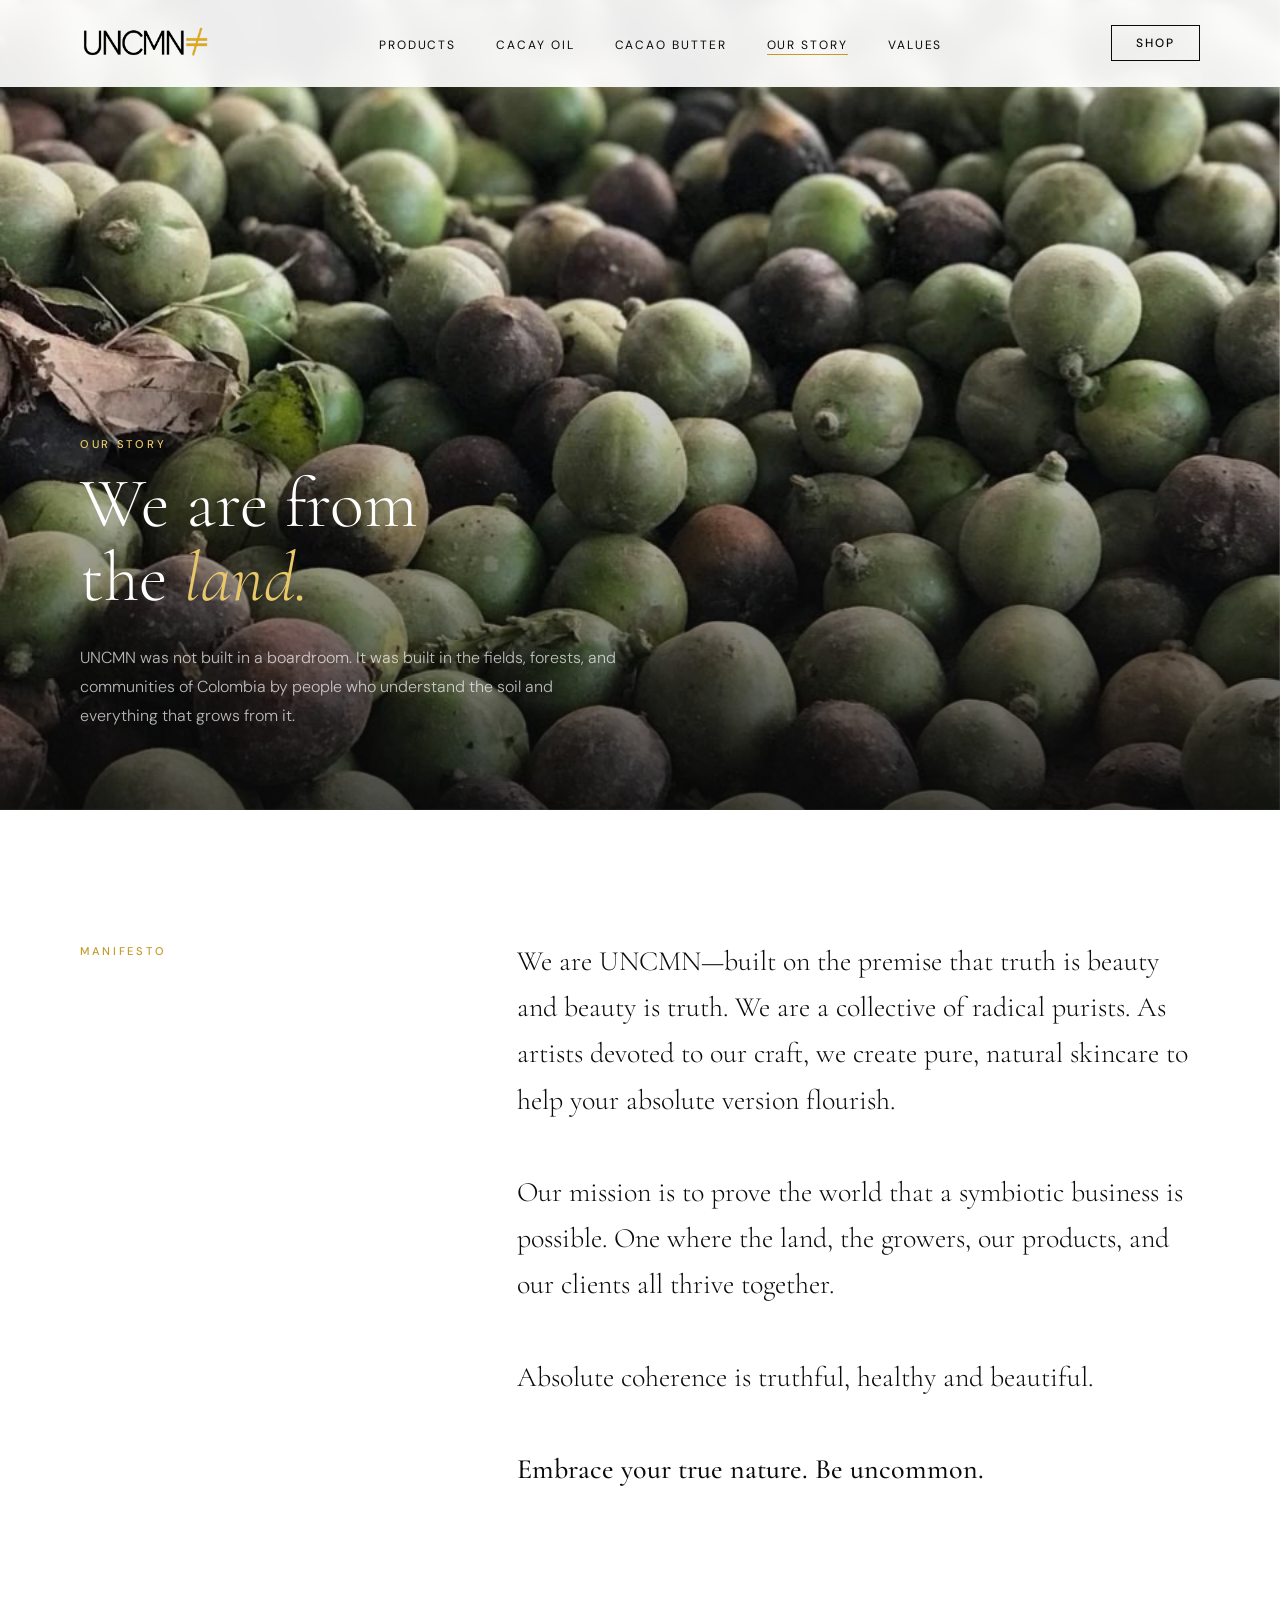
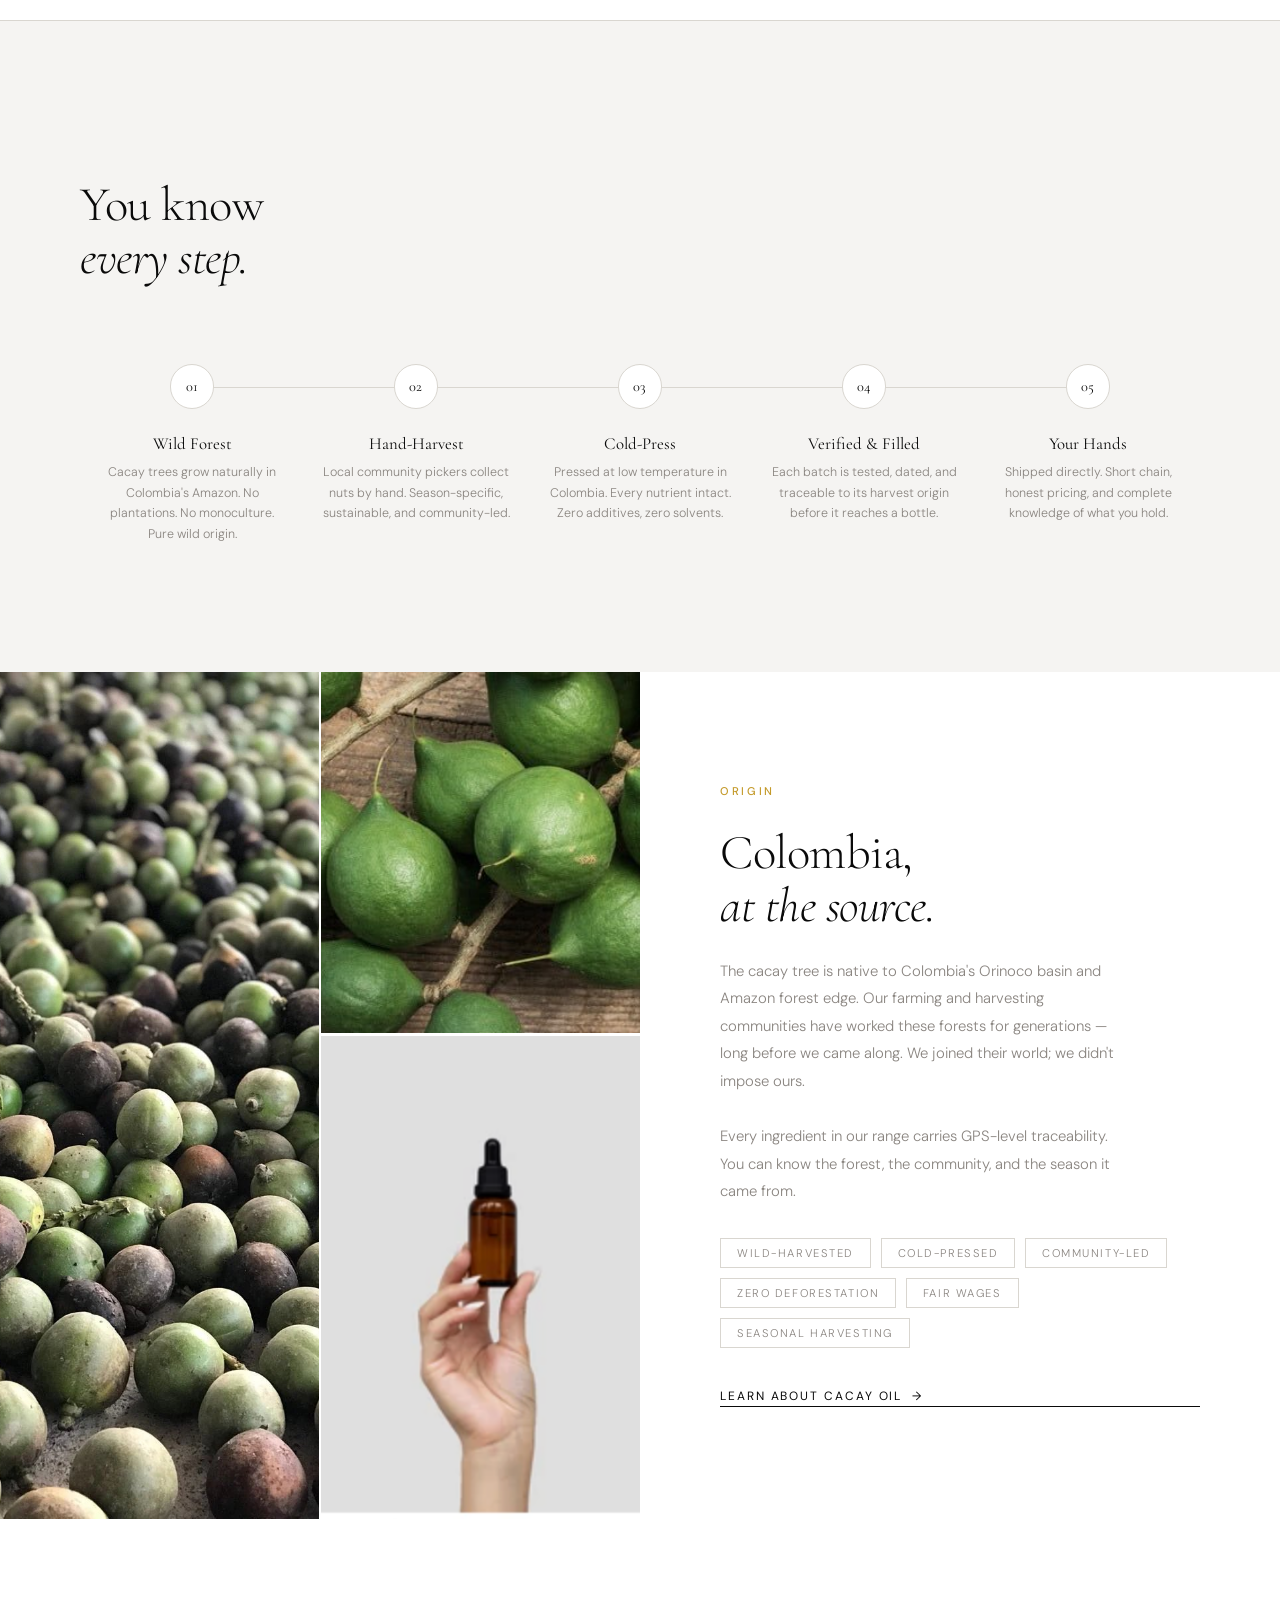
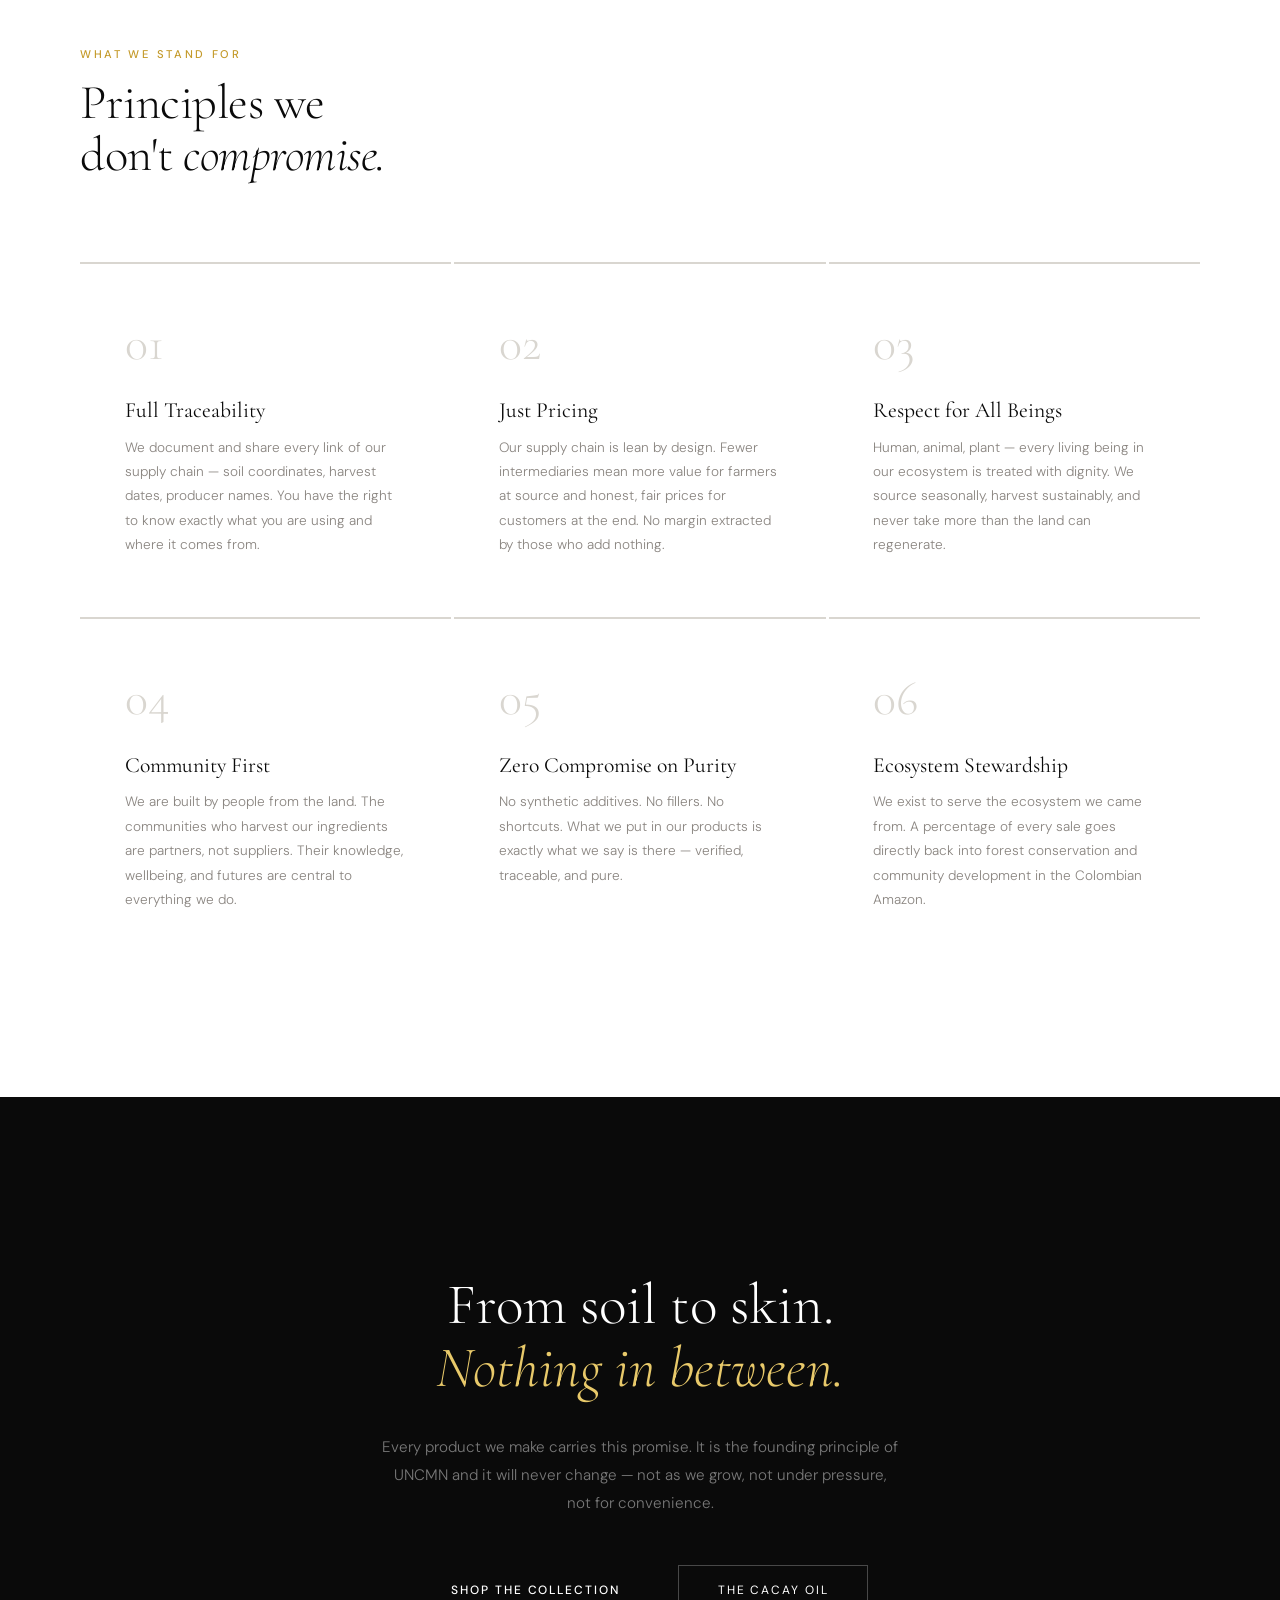
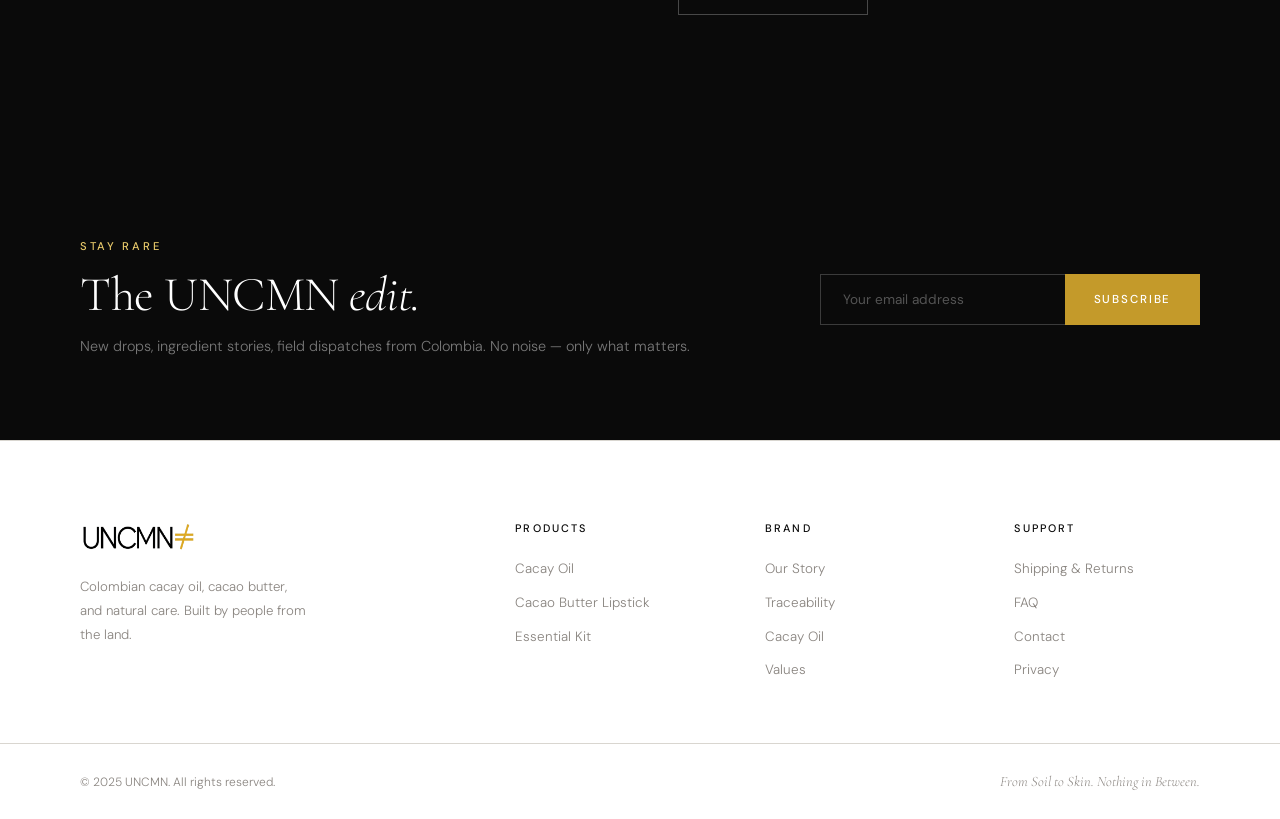
<file: about.html>
<!DOCTYPE html>
<html lang="en">
<head>
  <meta charset="UTF-8" />
  <meta name="viewport" content="width=device-width, initial-scale=1.0" />
  <meta name="description" content="UNCMN — Our Story. Built by people from the land in Colombia. Full traceability, just pricing, and deep respect for every being in our supply chain." />
  <title>Our Story — UNCMN</title>
  <link rel="preconnect" href="https://fonts.googleapis.com" />
  <link rel="preconnect" href="https://fonts.gstatic.com" crossorigin />
  <link href="https://fonts.googleapis.com/css2?family=Cormorant+Garamond:ital,wght@0,300;0,400;0,500;1,300;1,400&family=DM+Sans:wght@300;400;500&display=swap" rel="stylesheet" />
  <link rel="icon" type="image/x-icon" href="images/favicon.ico" />
  <link rel="stylesheet" href="style.css" />

  <style>
    /* STORY HERO */
    .story-hero {
      min-height: 90vh; padding-top: 80px;
      position: relative; overflow: hidden;
      display: flex; align-items: flex-end;
    }
    .story-hero-bg {
      position: absolute; inset: 0;
    }
    .story-hero-bg img {
      width: 100%; height: 100%; object-fit: cover;
      animation: heroScale 1.6s var(--ease) forwards;
    }
    @keyframes heroScale {
      from { transform: scale(1.06); }
      to   { transform: scale(1); }
    }
    .story-hero-bg::after {
      content: '';
      position: absolute; inset: 0;
      background: linear-gradient(to top, rgba(10,10,10,0.75) 0%, rgba(10,10,10,0.1) 60%);
    }
    .story-hero-content {
      position: relative; z-index: 1;
      padding: 5rem; max-width: 780px;
    }
    .story-hero-content .section-label {
      color: var(--gold-lt);
      opacity: 0; transform: translateY(14px);
      animation: fadeUp 0.8s var(--ease) 0.2s forwards;
    }
    .story-hero-title {
      font-family: var(--font-display);
      font-size: clamp(3rem, 5.5vw, 6rem);
      font-weight: 300; color: var(--white);
      line-height: 1.04; margin: 1rem 0 1.8rem;
      opacity: 0; transform: translateY(22px);
      animation: fadeUp 0.9s var(--ease) 0.36s forwards;
    }
    .story-hero-title em { font-style: italic; color: var(--gold-lt); }
    .story-hero-lead {
      font-size: 1rem; font-weight: 300; line-height: 1.82;
      color: rgba(255,255,255,0.7); max-width: 540px;
      opacity: 0; transform: translateY(16px);
      animation: fadeUp 0.9s var(--ease) 0.52s forwards;
    }

    /* MANIFESTO */
    .manifesto {
      padding: 8rem 5rem;
      display: grid; grid-template-columns: 1fr 2fr;
      gap: 6rem; align-items: start;
      border-bottom: 1px solid var(--grey-md);
    }
    .manifesto-label { padding-top: 0.4rem; }
    .manifesto-body {
      font-family: var(--font-display); font-size: clamp(1.2rem, 2.2vw, 1.75rem);
      font-weight: 300; line-height: 1.65; color: var(--black);
    }
    .manifesto-body strong { font-weight: 500; }

    /* TIMELINE / TRACEABILITY */
    .traceability { padding: 8rem 5rem; background: var(--grey); }
    .traceability-header { max-width: 560px; margin-bottom: 5rem; }
    .traceability-header .section-title { margin-top: 0.8rem; }
    .trace-steps {
      display: grid; grid-template-columns: repeat(5, 1fr);
      position: relative;
    }
    .trace-steps::before {
      content: ''; position: absolute;
      top: 1.4rem; left: 10%; right: 10%;
      height: 1px; background: var(--grey-md); z-index: 0;
    }
    .trace-step { position: relative; z-index: 1; text-align: center; padding: 0 1rem; }
    .trace-dot {
      width: 2.8rem; height: 2.8rem; border: 1px solid var(--grey-md);
      background: var(--white); border-radius: 50%;
      display: flex; align-items: center; justify-content: center;
      margin: 0 auto 1.5rem;
      font-family: var(--font-display); font-size: 0.9rem; font-weight: 400;
      transition: background 0.3s, border-color 0.3s, color 0.3s;
    }
    .trace-step:hover .trace-dot { background: var(--gold); border-color: var(--gold); color: var(--white); }
    .trace-step h4 { font-family: var(--font-display); font-size: 1.05rem; font-weight: 400; margin-bottom: 0.5rem; }
    .trace-step p  { font-size: 0.78rem; color: var(--grey-dk); line-height: 1.65; }

    /* ORIGIN GRID */
    .origin-grid {
      display: grid; grid-template-columns: 1fr 1fr;
      min-height: 75vh;
    }
    .origin-grid-imgs {
      display: grid; grid-template-columns: 1fr 1fr; gap: 2px;
    }
    .origin-grid-imgs .og-img { overflow: hidden; }
    .origin-grid-imgs .og-img img { width: 100%; height: 100%; object-fit: cover; transition: transform 0.7s var(--ease); }
    .origin-grid-imgs .og-img:hover img { transform: scale(1.05); }
    .origin-grid-imgs .og-img.tall { grid-row: span 2; }
    .origin-grid-content {
      display: flex; flex-direction: column; justify-content: center;
      padding: 7rem 5rem;
    }
    .origin-grid-content .section-title { margin: 0.8rem 0 1.6rem; }
    .origin-grid-content .section-body  { max-width: 400px; margin-bottom: 2rem; }
    .origin-pills { display: flex; flex-wrap: wrap; gap: 0.6rem; margin-bottom: 2.5rem; }
    .pill {
      font-size: 0.7rem; letter-spacing: 0.14em; text-transform: uppercase;
      padding: 0.45rem 1rem; border: 1px solid var(--grey-md); color: var(--grey-dk);
      transition: border-color 0.25s, color 0.25s;
    }
    .pill:hover { border-color: var(--gold); color: var(--black); }

    /* VALUES */
    .values-page { padding: 8rem 5rem; }
    .values-page-header { max-width: 560px; margin-bottom: 5rem; }
    .values-page-header .section-title { margin-top: 0.8rem; }
    .values-full {
      display: grid; grid-template-columns: repeat(3, 1fr); gap: 3px;
    }
    .value-full-card {
      padding: 3.5rem 2.8rem;
      border-top: 2px solid var(--grey-md);
      transition: border-color 0.3s;
    }
    .value-full-card:hover { border-color: var(--gold); }
    .vf-num {
      font-family: var(--font-display); font-size: 3rem; font-weight: 300;
      color: var(--grey-md); line-height: 1; margin-bottom: 1.8rem;
    }
    .value-full-card h4 {
      font-family: var(--font-display); font-size: 1.35rem; font-weight: 400;
      margin-bottom: 0.8rem;
    }
    .value-full-card p { font-size: 0.85rem; line-height: 1.8; color: var(--grey-dk); }

    /* CLOSING STATEMENT */
    .closing {
      background: var(--black); color: var(--white);
      padding: 9rem 5rem; text-align: center;
    }
    .closing .section-label { color: var(--gold-lt); justify-content: center; }
    .closing h2 {
      font-family: var(--font-display); font-size: clamp(2.2rem, 4.5vw, 4.5rem);
      font-weight: 300; line-height: 1.1; color: var(--white);
      margin: 1.2rem auto 2rem; max-width: 700px;
    }
    .closing h2 em { font-style: italic; color: var(--gold-lt); }
    .closing p {
      font-size: 0.95rem; line-height: 1.85; color: rgba(255,255,255,0.45);
      max-width: 520px; margin: 0 auto 3rem;
    }
    .closing-actions { display: flex; gap: 1.2rem; justify-content: center; }
    .closing .btn-outline { border-color: rgba(255,255,255,0.25); color: var(--white); }
    .closing .btn-outline:hover { background: var(--gold); border-color: var(--gold); color: var(--white); }

    /* RESPONSIVE */
    @media (max-width: 1100px) {
      .story-hero-content { padding: 3rem; }
      .manifesto { grid-template-columns: 1fr; gap: 2rem; padding: 5rem 3rem; }
      .traceability { padding: 5rem 3rem; }
      .trace-steps { grid-template-columns: 1fr 1fr; gap: 2rem; }
      .trace-steps::before { display: none; }
      .origin-grid { grid-template-columns: 1fr; }
      .origin-grid-imgs { min-height: 50vw; }
      .origin-grid-content { padding: 4rem 3rem; }
      .values-page { padding: 5rem 3rem; }
      .values-full { grid-template-columns: 1fr 1fr; }
      .closing { padding: 6rem 3rem; }
    }
    @media (max-width: 768px) {
      .story-hero { min-height: 70vh; }
      .trace-steps { grid-template-columns: 1fr; }
      .values-full { grid-template-columns: 1fr; }
      .closing-actions { flex-direction: column; align-items: center; }
    }
  </style>
</head>

<body>

  <!-- NAV -->
  <nav id="nav">
    <a href="index.html"><img src="images/Logo_no_background.png" alt="UNCMN" class="nav-logo" /></a>
    <ul class="nav-links">
      <li><a href="index.html#products">Products</a></li>
      <li><a href="cacay-oil.html">Cacay Oil</a></li>
      <li><a href="cacao-butter.html">Cacao Butter</a></li>
      <li><a href="about.html">Our Story</a></li>
      <li><a href="about.html#values">Values</a></li>
    </ul>
    <a href="index.html#products" class="nav-cta">Shop</a>
    <button class="nav-hamburger" aria-label="Toggle menu">
      <span></span><span></span><span></span>
    </button>
  </nav>
  <div class="nav-mobile">
    <a href="index.html">Home</a>
    <a href="index.html#products">Products</a>
    <a href="cacay-oil.html">Cacay Oil</a>
    <a href="cacao-butter.html">Cacao Butter</a>
    <a href="about.html">Our Story</a>
    <a href="about.html#values">Values</a>
  </div>

  <!-- STORY HERO -->
  <section class="story-hero page-top">
    <div class="story-hero-bg">
      <img src="images/cacay-harvest.png" alt="Cacay harvest Colombia" />
    </div>
    <div class="story-hero-content">
      <span class="section-label">Our Story</span>
      <h1 class="story-hero-title">
        We are from<br>the <em>land.</em>
      </h1>
      <p class="story-hero-lead">
        UNCMN was not built in a boardroom. It was built in the fields, forests,
        and communities of Colombia by people who understand the soil and everything
        that grows from it.
      </p>
    </div>
  </section>

  <!-- MANIFESTO -->
  <section class="manifesto">
    <div class="manifesto-label">
      <span class="section-label anim">Manifesto</span>
    </div>
    <p class="manifesto-body anim anim-delay-1">
      We are UNCMN—built on the premise that truth is beauty and beauty is truth. We are a collective of radical purists. As artists devoted to our craft, we create pure, natural skincare to help your absolute version flourish.
      <br /><br />
      Our mission is to prove the world that a symbiotic business is possible. One where the land, the growers, our products, and our clients all thrive together.
      <br /><br />
      Absolute coherence is truthful, healthy and beautiful.
      <br /><br />
      <strong>Embrace your true nature. Be uncommon.</strong>
    </p>
  </section>

  <!-- TRACEABILITY -->
  <section class="traceability" id="traceability">
    <div class="traceability-header">
      <span class="section-label anim">Full Traceability</span>
      <h2 class="section-title anim anim-delay-1">
        You know<br><em>every step.</em>
      </h2>
    </div>
    <div class="trace-steps">
      <div class="trace-step anim">
        <div class="trace-dot">01</div>
        <h4>Wild Forest</h4>
        <p>Cacay trees grow naturally in Colombia's Amazon. No plantations. No monoculture. Pure wild origin.</p>
      </div>
      <div class="trace-step anim anim-delay-1">
        <div class="trace-dot">02</div>
        <h4>Hand-Harvest</h4>
        <p>Local community pickers collect nuts by hand. Season-specific, sustainable, and community-led.</p>
      </div>
      <div class="trace-step anim anim-delay-2">
        <div class="trace-dot">03</div>
        <h4>Cold-Press</h4>
        <p>Pressed at low temperature in Colombia. Every nutrient intact. Zero additives, zero solvents.</p>
      </div>
      <div class="trace-step anim anim-delay-3">
        <div class="trace-dot">04</div>
        <h4>Verified & Filled</h4>
        <p>Each batch is tested, dated, and traceable to its harvest origin before it reaches a bottle.</p>
      </div>
      <div class="trace-step anim anim-delay-3">
        <div class="trace-dot">05</div>
        <h4>Your Hands</h4>
        <p>Shipped directly. Short chain, honest pricing, and complete knowledge of what you hold.</p>
      </div>
    </div>
  </section>

  <!-- ORIGIN -->
  <section class="origin-grid">
    <div class="origin-grid-imgs">
      <div class="og-img tall anim">
        <img src="images/cacay-harvest.png" alt="Cacay harvest" />
      </div>
      <div class="og-img anim anim-delay-1">
        <img src="images/cacay-fruit-fresh.png" alt="Cacay fruit" />
      </div>
      <div class="og-img anim anim-delay-2">
        <img src="images/cacay-oil.png" alt="Cacay oil" />
      </div>
    </div>
    <div class="origin-grid-content">
      <span class="section-label anim">Origin</span>
      <h2 class="section-title anim anim-delay-1">
        Colombia,<br><em>at the source.</em>
      </h2>
      <p class="section-body anim anim-delay-2">
        The cacay tree is native to Colombia's Orinoco basin and Amazon forest edge.
        Our farming and harvesting communities have worked these forests for generations —
        long before we came along. We joined their world; we didn't impose ours.
        <br /><br />
        Every ingredient in our range carries GPS-level traceability. You can know the
        forest, the community, and the season it came from.
      </p>
      <div class="origin-pills anim anim-delay-3">
        <span class="pill">Wild-harvested</span>
        <span class="pill">Cold-pressed</span>
        <span class="pill">Community-led</span>
        <span class="pill">Zero deforestation</span>
        <span class="pill">Fair wages</span>
        <span class="pill">Seasonal harvesting</span>
      </div>
      <a href="cacay-oil.html" class="btn-ghost anim anim-delay-3">Learn about cacay oil</a>
    </div>
  </section>

  <!-- VALUES -->
  <section class="values-page" id="values">
    <div class="values-page-header">
      <span class="section-label anim">What We Stand For</span>
      <h2 class="section-title anim anim-delay-1">
        Principles we<br>don't <em>compromise.</em>
      </h2>
    </div>
    <div class="values-full">
      <div class="value-full-card anim">
        <div class="vf-num">01</div>
        <h4>Full Traceability</h4>
        <p>We document and share every link of our supply chain — soil coordinates, harvest dates, producer names. You have the right to know exactly what you are using and where it comes from.</p>
      </div>
      <div class="value-full-card anim anim-delay-1">
        <div class="vf-num">02</div>
        <h4>Just Pricing</h4>
        <p>Our supply chain is lean by design. Fewer intermediaries mean more value for farmers at source and honest, fair prices for customers at the end. No margin extracted by those who add nothing.</p>
      </div>
      <div class="value-full-card anim anim-delay-2">
        <div class="vf-num">03</div>
        <h4>Respect for All Beings</h4>
        <p>Human, animal, plant — every living being in our ecosystem is treated with dignity. We source seasonally, harvest sustainably, and never take more than the land can regenerate.</p>
      </div>
      <div class="value-full-card anim">
        <div class="vf-num">04</div>
        <h4>Community First</h4>
        <p>We are built by people from the land. The communities who harvest our ingredients are partners, not suppliers. Their knowledge, wellbeing, and futures are central to everything we do.</p>
      </div>
      <div class="value-full-card anim anim-delay-1">
        <div class="vf-num">05</div>
        <h4>Zero Compromise on Purity</h4>
        <p>No synthetic additives. No fillers. No shortcuts. What we put in our products is exactly what we say is there — verified, traceable, and pure.</p>
      </div>
      <div class="value-full-card anim anim-delay-2">
        <div class="vf-num">06</div>
        <h4>Ecosystem Stewardship</h4>
        <p>We exist to serve the ecosystem we came from. A percentage of every sale goes directly back into forest conservation and community development in the Colombian Amazon.</p>
      </div>
    </div>
  </section>

  <!-- CLOSING -->
  <section class="closing">
    <span class="section-label anim">The UNCMN Promise</span>
    <h2 class="anim anim-delay-1">
      From soil to skin.<br><em>Nothing in between.</em>
    </h2>
    <p class="anim anim-delay-2">
      Every product we make carries this promise. It is the founding principle of
      UNCMN and it will never change — not as we grow, not under pressure,
      not for convenience.
    </p>
    <div class="closing-actions anim anim-delay-3">
      <a href="index.html#products" class="btn-primary">Shop the Collection</a>
      <a href="cacay-oil.html" class="btn-outline">The Cacay Oil</a>
    </div>
  </section>

  <!-- NEWSLETTER -->
  <section class="newsletter">
    <div class="newsletter-left">
      <span class="section-label">Stay Rare</span>
      <h2 class="section-title">The UNCMN <em>edit.</em></h2>
      <p>New drops, ingredient stories, field dispatches from Colombia. No noise — only what matters.</p>
    </div>
    <form class="newsletter-form">
      <input type="email" placeholder="Your email address" required />
      <button type="submit">Subscribe</button>
    </form>
  </section>

  <!-- FOOTER -->
  <footer>
    <div class="footer-brand">
      <img src="images/Logo_no_background.png" alt="UNCMN" />
      <p>Colombian cacay oil, cacao butter, and natural care. Built by people from the land.</p>
    </div>
    <div class="footer-col">
      <h5>Products</h5>
      <ul>
        <li><a href="cacay-oil.html">Cacay Oil</a></li>
        <li><a href="cacao-butter.html">Cacao Butter Lipstick</a></li>
        <li><a href="index.html#products">Essential Kit</a></li>
      </ul>
    </div>
    <div class="footer-col">
      <h5>Brand</h5>
      <ul>
        <li><a href="about.html">Our Story</a></li>
        <li><a href="#traceability">Traceability</a></li>
        <li><a href="cacay-oil.html">Cacay Oil</a></li>
        <li><a href="#values">Values</a></li>
      </ul>
    </div>
    <div class="footer-col">
      <h5>Support</h5>
      <ul>
        <li><a href="#">Shipping & Returns</a></li>
        <li><a href="#">FAQ</a></li>
        <li><a href="#">Contact</a></li>
        <li><a href="#">Privacy</a></li>
      </ul>
    </div>
  </footer>
  <div class="footer-bottom">
    <p>© 2025 UNCMN. All rights reserved.</p>
    <span class="slogan">From Soil to Skin. Nothing in Between.</span>
  </div>

  <script src="main.js"></script>
</body>
</html>
</file>
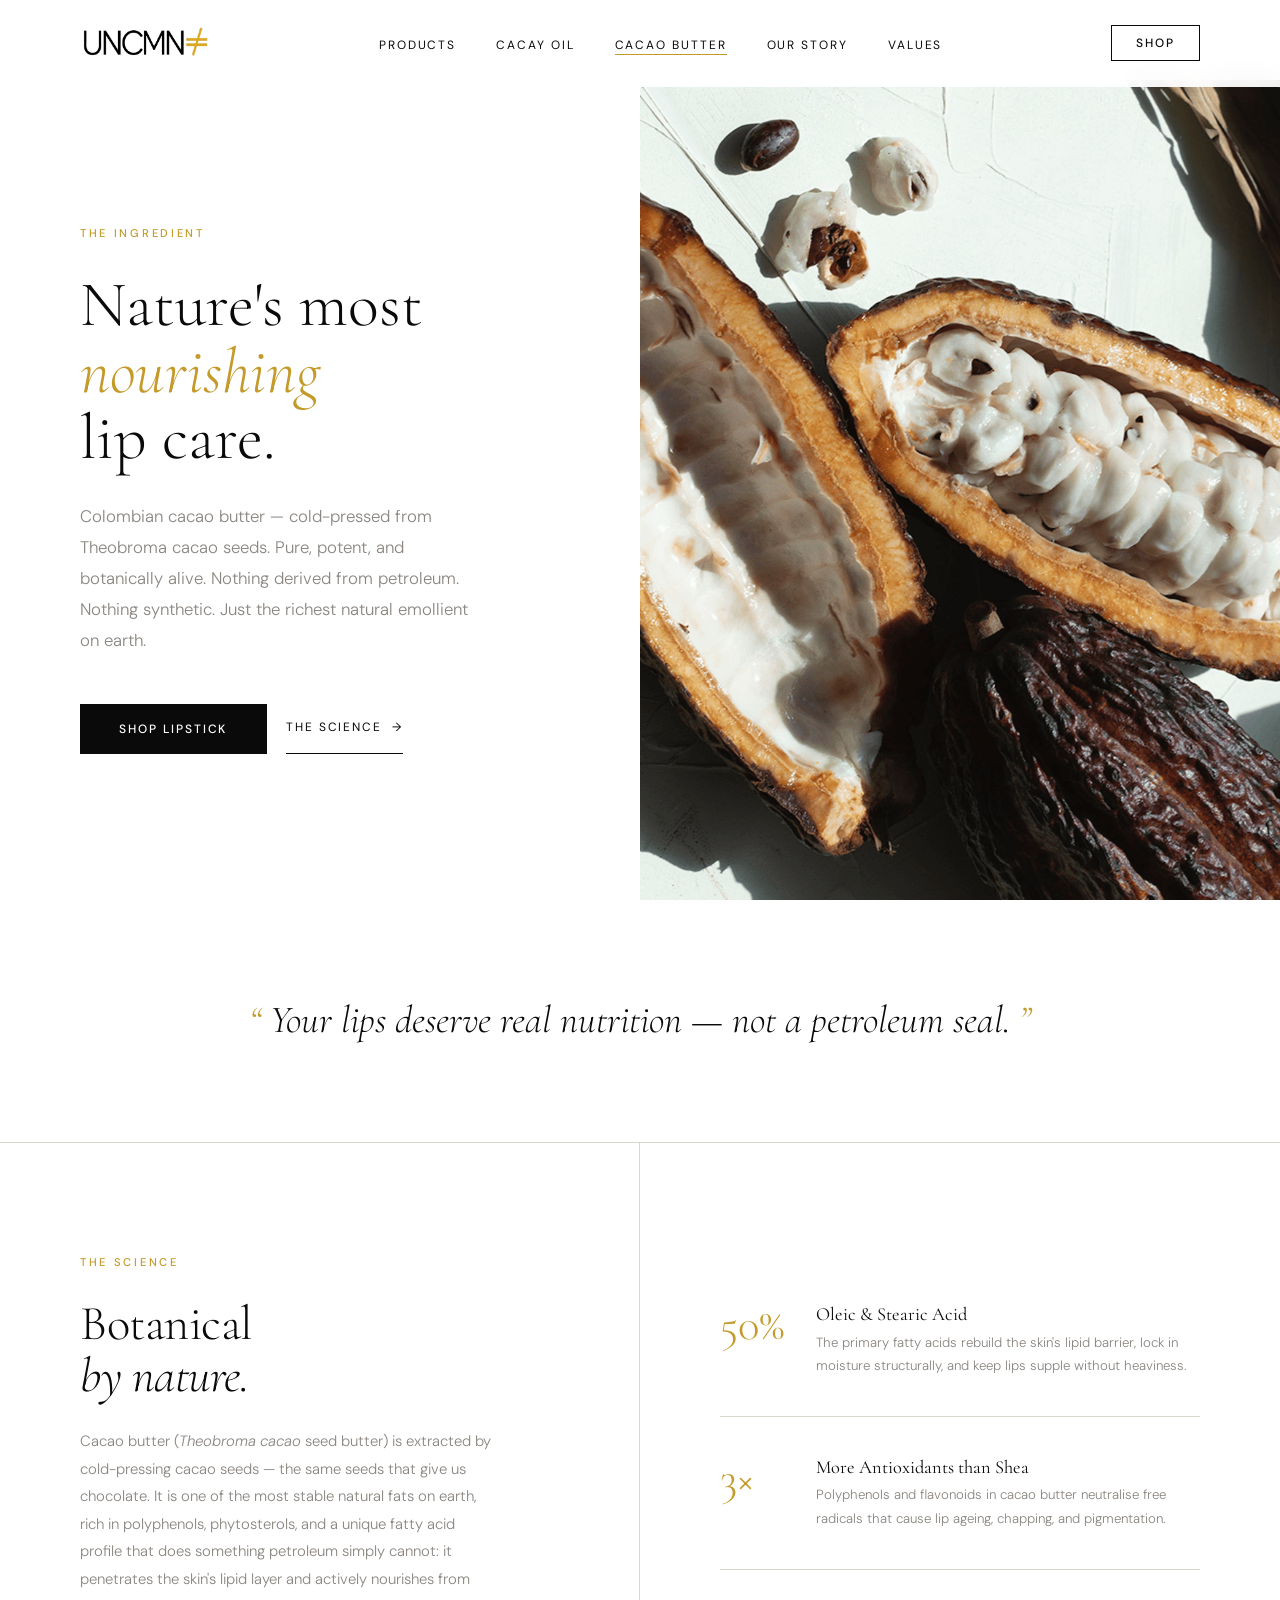
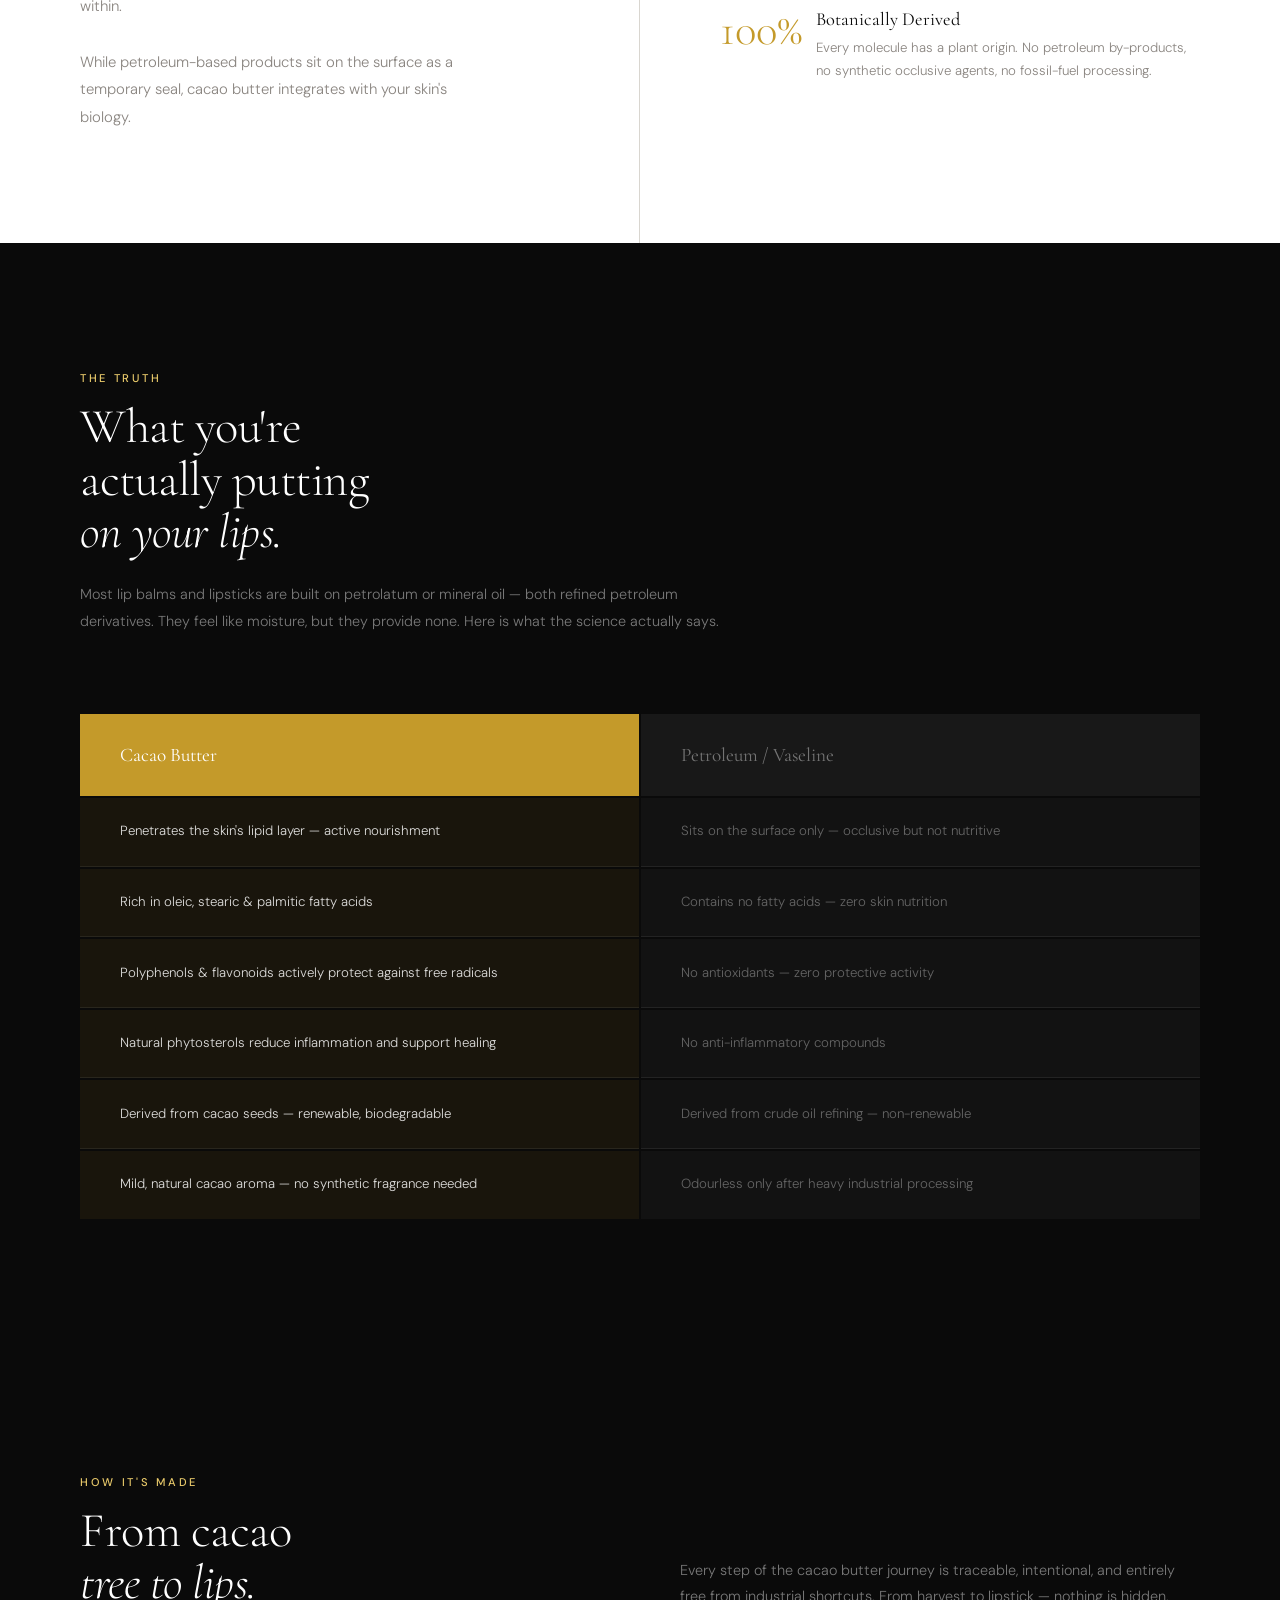
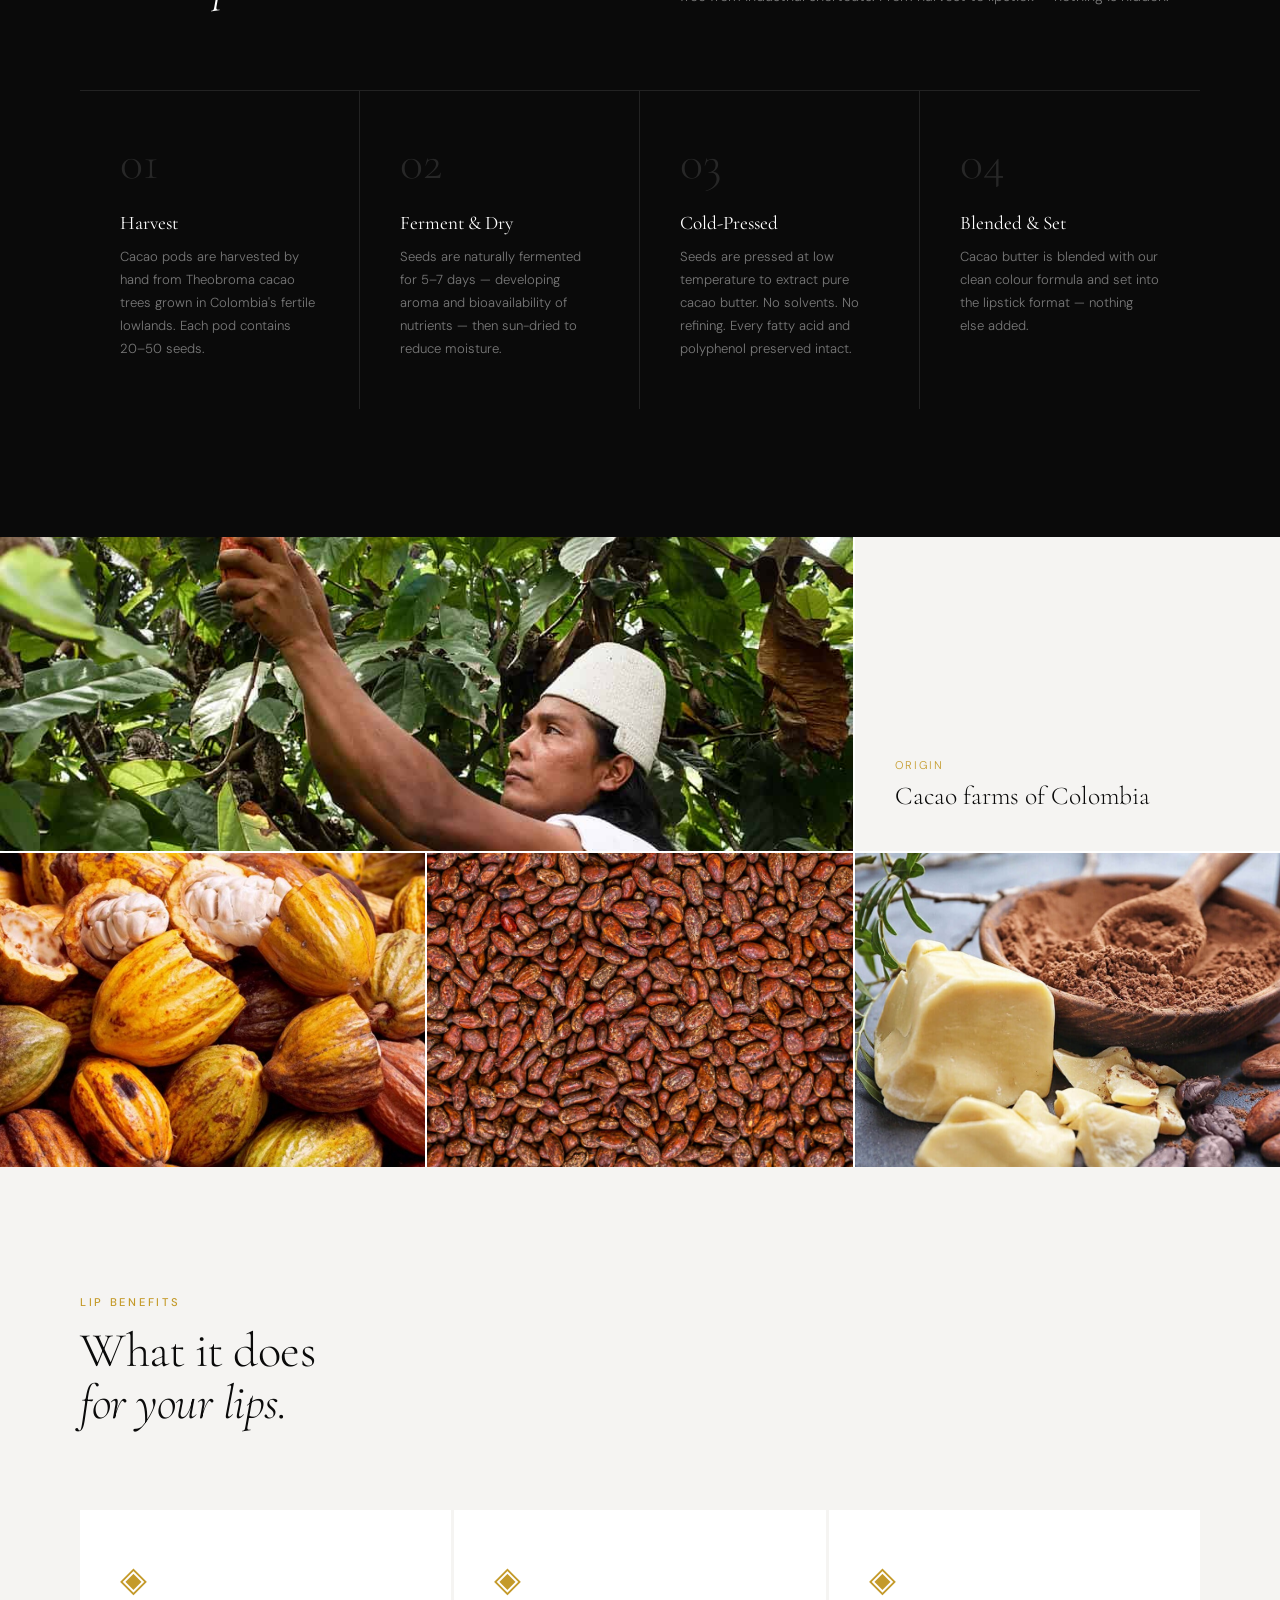
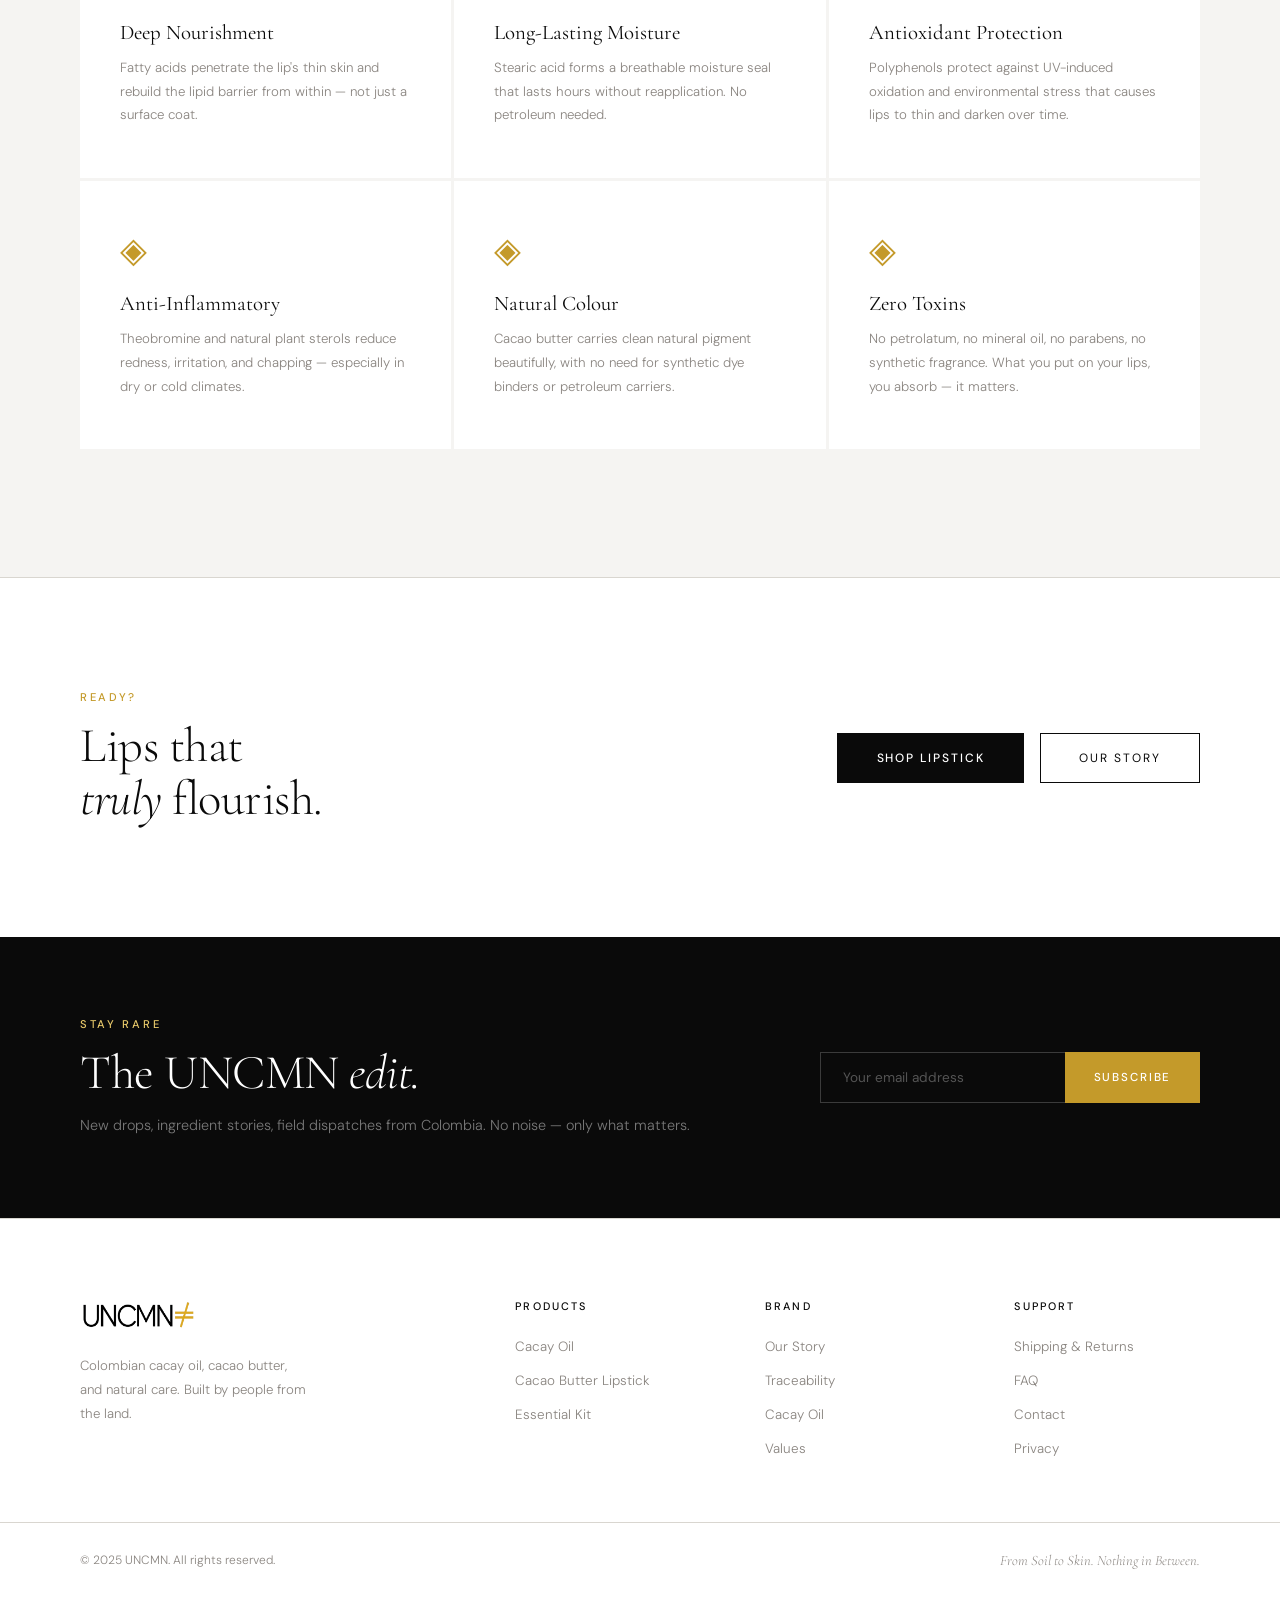
<file: cacao-butter.html>
<!DOCTYPE html>
<html lang="en">
<head>
  <meta charset="UTF-8" />
  <meta name="viewport" content="width=device-width, initial-scale=1.0" />
  <meta name="description" content="Cacao Butter Lipstick by UNCMN — Colombian cacao butter, cold-pressed from Theobroma cacao seeds. Pure, potent, and botanically alive. The richest natural emollient on earth." />
  <title>Cacao Butter Lipstick — UNCMN</title>
  <link rel="preconnect" href="https://fonts.googleapis.com" />
  <link rel="preconnect" href="https://fonts.gstatic.com" crossorigin />
  <link href="https://fonts.googleapis.com/css2?family=Cormorant+Garamond:ital,wght@0,300;0,400;0,500;1,300;1,400&family=DM+Sans:wght@300;400;500&display=swap" rel="stylesheet" />
  <link rel="icon" type="image/x-icon" href="images/favicon.ico" />
  <link rel="stylesheet" href="style.css" />

  <style>
    /* PAGE HERO */
    .page-hero {
      min-height: 100vh; padding-top: 80px;
      display: grid; grid-template-columns: 1fr 1fr;
      overflow: hidden;
    }
    .page-hero-content {
      display: flex; flex-direction: column; justify-content: center;
      padding: 5rem 4rem 5rem 5rem;
    }
    .page-hero-content .section-label {
      opacity: 0; transform: translateY(14px);
      animation: fadeUp 0.8s var(--ease) 0.2s forwards;
    }
    .page-hero-title {
      font-family: var(--font-display);
      font-size: clamp(3rem, 5vw, 5.6rem);
      font-weight: 300; line-height: 1.04;
      margin: 1rem 0 1.8rem;
      opacity: 0; transform: translateY(22px);
      animation: fadeUp 0.9s var(--ease) 0.36s forwards;
    }
    .page-hero-title em { font-style: italic; color: var(--gold); }
    .page-hero-lead {
      font-size: 1.05rem; font-weight: 300; line-height: 1.85;
      color: var(--grey-dk); max-width: 400px; margin-bottom: 3rem;
      opacity: 0; transform: translateY(18px);
      animation: fadeUp 0.9s var(--ease) 0.52s forwards;
    }
    .page-hero-actions {
      display: flex; gap: 1.2rem;
      opacity: 0; transform: translateY(14px);
      animation: fadeUp 0.9s var(--ease) 0.68s forwards;
    }
    .page-hero-img { position: relative; overflow: hidden; background: var(--grey); }
    .page-hero-img img {
      width: 100%; height: 100%; object-fit: cover;
      animation: heroScale 1.6s var(--ease) forwards;
    }
    @keyframes heroScale {
      from { transform: scale(1.08); }
      to   { transform: scale(1); }
    }

    /* INTRO PULL QUOTE */
    .pull-quote {
      padding: 6rem 5rem;
      display: flex; align-items: center; justify-content: center;
      border-bottom: 1px solid var(--grey-md);
    }
    .pull-quote blockquote {
      font-family: var(--font-display); font-size: clamp(1.8rem, 3vw, 2.8rem);
      font-weight: 300; font-style: italic; line-height: 1.3;
      text-align: center; max-width: 800px; color: var(--black);
    }
    .pull-quote blockquote::before { content: '\201C'; color: var(--gold); }
    .pull-quote blockquote::after  { content: '\201D'; color: var(--gold); }

    /* SCIENCE SECTION */
    .science {
      display: grid; grid-template-columns: 1fr 1fr;
      min-height: 70vh;
    }
    .science-content {
      display: flex; flex-direction: column; justify-content: center;
      padding: 7rem 5rem;
      border-right: 1px solid var(--grey-md);
    }
    .science-content .section-title { margin: 0.8rem 0 1.6rem; }
    .science-content .section-body  { max-width: 420px; }
    .science-stats {
      display: flex; flex-direction: column; justify-content: center;
      padding: 7rem 5rem; gap: 0;
    }
    .science-stat {
      padding: 2.4rem 0; border-bottom: 1px solid var(--grey-md);
      display: flex; align-items: flex-start; gap: 1.5rem;
    }
    .science-stat:last-child { border-bottom: none; }
    .sci-num {
      font-family: var(--font-display); font-size: 2.8rem; font-weight: 300;
      color: var(--gold); line-height: 1; min-width: 4.5rem;
    }
    .sci-text strong {
      display: block; font-family: var(--font-display); font-size: 1.15rem;
      font-weight: 400; margin-bottom: 0.35rem;
    }
    .sci-text span { font-size: 0.83rem; line-height: 1.7; color: var(--grey-dk); }

    /* THE TRUTH — COMPARISON */
    .truth-section {
      background: var(--black); color: var(--white);
      padding: 8rem 5rem;
    }
    .truth-header {
      max-width: 660px; margin-bottom: 5rem;
    }
    .truth-header .section-label { color: var(--gold-lt); }
    .truth-header .section-title { color: var(--white); margin: 0.8rem 0 1.4rem; }
    .truth-header p {
      font-size: 0.9rem; line-height: 1.85;
      color: rgba(255,255,255,0.45);
    }
    .truth-table {
      display: grid; grid-template-columns: 1fr 1fr; gap: 2px;
    }
    .truth-col-head {
      padding: 1.8rem 2.5rem;
      font-family: var(--font-display); font-size: 1.2rem; font-weight: 400;
    }
    .truth-col-head.cacao { background: var(--gold); color: var(--white); }
    .truth-col-head.petro { background: rgba(255,255,255,0.06); color: rgba(255,255,255,0.4); }
    .truth-cell {
      padding: 1.4rem 2.5rem; font-size: 0.83rem; line-height: 1.72;
      border-bottom: 1px solid rgba(255,255,255,0.07);
    }
    .truth-cell.cacao { background: rgba(196,154,42,0.08); color: rgba(255,255,255,0.85); }
    .truth-cell.petro { background: rgba(255,255,255,0.03); color: rgba(255,255,255,0.35); }

    /* HOW IT'S MADE */
    .process {
      background: var(--black); color: var(--white);
      padding: 8rem 5rem;
    }
    .process-header {
      display: grid; grid-template-columns: 1fr 1fr;
      gap: 5rem; align-items: end; margin-bottom: 5rem;
    }
    .process-header .section-label { color: var(--gold-lt); }
    .process-header .section-title { color: var(--white); margin-top: 0.8rem; }
    .process-header p { font-size: 0.9rem; line-height: 1.8; color: rgba(255,255,255,0.45); }
    .process-steps {
      display: grid; grid-template-columns: repeat(4, 1fr);
      gap: 0; border-top: 1px solid rgba(255,255,255,0.1);
    }
    .process-step {
      padding: 3rem 2.5rem;
      border-right: 1px solid rgba(255,255,255,0.1);
    }
    .process-step:last-child { border-right: none; }
    .step-num {
      font-family: var(--font-display); font-size: 3rem; font-weight: 300;
      color: rgba(255,255,255,0.12); line-height: 1; margin-bottom: 1.5rem;
    }
    .process-step h4 {
      font-family: var(--font-display); font-size: 1.2rem; font-weight: 400;
      color: var(--white); margin-bottom: 0.7rem;
    }
    .process-step p { font-size: 0.82rem; line-height: 1.75; color: rgba(255,255,255,0.45); }

    /* HARVEST GALLERY */
    .harvest-gallery {
      display: grid; grid-template-columns: 1fr 1fr 1fr;
      grid-template-rows: 1fr 1fr; height: 70vh; gap: 2px;
    }
    .harvest-gallery .gal-item { overflow: hidden; }
    .harvest-gallery .gal-item img { width: 100%; height: 100%; object-fit: cover; transition: transform 0.7s var(--ease); }
    .harvest-gallery .gal-item:hover img { transform: scale(1.05); }
    .harvest-gallery .gal-item.wide { grid-column: span 2; }
    .harvest-gallery .gal-caption {
      background: var(--grey); display: flex; flex-direction: column;
      align-items: flex-start; justify-content: flex-end; padding: 2.5rem;
    }
    .harvest-gallery .gal-caption span {
      font-size: 0.7rem; letter-spacing: 0.18em; text-transform: uppercase;
      color: var(--gold); margin-bottom: 0.5rem; display: block;
    }
    .harvest-gallery .gal-caption h3 {
      font-family: var(--font-display); font-size: 1.6rem; font-weight: 300;
    }

    /* BENEFITS */
    .benefits { padding: 8rem 5rem; background: var(--grey); }
    .benefits-header { max-width: 600px; margin-bottom: 5rem; }
    .benefits-header .section-title { margin-top: 0.8rem; }
    .benefits-grid { display: grid; grid-template-columns: repeat(3, 1fr); gap: 3px; }
    .benefit-card {
      background: var(--white); padding: 3rem 2.5rem;
      border-bottom: 3px solid transparent;
      transition: border-color 0.3s var(--ease);
    }
    .benefit-card:hover { border-color: var(--gold); }
    .benefit-icon {
      font-family: var(--font-display); font-size: 2.2rem;
      color: var(--gold); margin-bottom: 1.2rem; display: block;
    }
    .benefit-card h4 {
      font-family: var(--font-display); font-size: 1.3rem; font-weight: 400;
      margin-bottom: 0.7rem;
    }
    .benefit-card p { font-size: 0.83rem; line-height: 1.78; color: var(--grey-dk); }

    /* CTA STRIP */
    .cta-strip {
      padding: 7rem 5rem; display: flex;
      align-items: center; justify-content: space-between; gap: 4rem;
      border-top: 1px solid var(--grey-md);
    }
    .cta-strip-left .section-title { margin-top: 0.6rem; }
    .cta-strip-right { display: flex; gap: 1rem; }

    /* RESPONSIVE */
    @media (max-width: 1100px) {
      .page-hero    { grid-template-columns: 1fr; }
      .page-hero-content { padding: 4rem 3rem; }
      .page-hero-img { min-height: 55vw; }
      .pull-quote   { padding: 4rem 3rem; }
      .science      { grid-template-columns: 1fr; }
      .science-content, .science-stats { padding: 4rem 3rem; border: none; }
      .process      { padding: 5rem 3rem; }
      .process-header { grid-template-columns: 1fr; gap: 1.5rem; }
      .process-steps { grid-template-columns: 1fr 1fr; }
      .harvest-gallery { grid-template-columns: 1fr 1fr; height: auto; }
      .harvest-gallery .gal-item { aspect-ratio: 1; }
      .harvest-gallery .gal-item.wide { grid-column: span 2; aspect-ratio: 2; }
      .benefits     { padding: 5rem 3rem; }
      .benefits-grid { grid-template-columns: 1fr 1fr; }
      .cta-strip    { padding: 5rem 3rem; flex-direction: column; align-items: flex-start; }
      .truth-section { padding: 5rem 3rem; }
      .truth-header { margin-bottom: 3rem; }
    }
    @media (max-width: 768px) {
      .process-steps { grid-template-columns: 1fr; }
      .benefits-grid { grid-template-columns: 1fr; }
      .harvest-gallery { grid-template-columns: 1fr; }
      .harvest-gallery .gal-item.wide { grid-column: span 1; aspect-ratio: 1; }
      .truth-section { padding: 4rem 1.5rem; }
      .truth-table { grid-template-columns: 1fr; }
      .truth-col-head.petro { background: rgba(255,255,255,0.04); }
      .truth-col-head { padding: 1.4rem 1.8rem; }
      .truth-cell { padding: 1.1rem 1.8rem; }
      .truth-cell.cacao { border-bottom: none; }
      .truth-cell.petro { border-top: 1px solid rgba(255,255,255,0.05); }
    }
  </style>
</head>

<body>

  <!-- NAV -->
  <nav id="nav">
    <a href="index.html"><img src="images/Logo_no_background.png" alt="UNCMN" class="nav-logo" /></a>
    <ul class="nav-links">
      <li><a href="index.html#products">Products</a></li>
      <li><a href="cacay-oil.html">Cacay Oil</a></li>
      <li><a href="cacao-butter.html" class="active">Cacao Butter</a></li>
      <li><a href="about.html">Our Story</a></li>
      <li><a href="about.html#values">Values</a></li>
    </ul>
    <a href="index.html#products" class="nav-cta">Shop</a>
    <button class="nav-hamburger" aria-label="Toggle menu">
      <span></span><span></span><span></span>
    </button>
  </nav>
  <div class="nav-mobile">
    <a href="index.html">Home</a>
    <a href="index.html#products">Products</a>
    <a href="cacay-oil.html">Cacay Oil</a>
    <a href="cacao-butter.html">Cacao Butter</a>
    <a href="about.html">Our Story</a>
    <a href="about.html#values">Values</a>
  </div>

  <!-- PAGE HERO -->
  <section class="page-hero page-top">
    <div class="page-hero-content">
      <span class="section-label">The Ingredient</span>
      <h1 class="page-hero-title">
        Nature's most<br><em>nourishing</em><br>lip care.
      </h1>
      <p class="page-hero-lead">
        Colombian cacao butter — cold-pressed from Theobroma cacao seeds. Pure, potent,
        and botanically alive. Nothing derived from petroleum. Nothing synthetic. Just the
        richest natural emollient on earth.
      </p>
      <div class="page-hero-actions">
        <a href="index.html#products" class="btn-primary">Shop Lipstick</a>
        <a href="#science" class="btn-ghost">The science</a>
      </div>
    </div>
    <div class="page-hero-img">
      <img src="images/cocoa-fruits-open.png" alt="Cacao pod opened revealing cacao seeds" />
    </div>
  </section>

  <!-- PULL QUOTE -->
  <div class="pull-quote">
    <blockquote class="anim">
      Your lips deserve real nutrition — not a petroleum seal.
    </blockquote>
  </div>

  <!-- SCIENCE -->
  <section class="science" id="science">
    <div class="science-content">
      <span class="section-label anim">The Science</span>
      <h2 class="section-title anim anim-delay-1">
        Botanical<br><em>by nature.</em>
      </h2>
      <p class="section-body anim anim-delay-2">
        Cacao butter (<em>Theobroma cacao</em> seed butter) is extracted by cold-pressing
        cacao seeds — the same seeds that give us chocolate. It is one of the most stable
        natural fats on earth, rich in polyphenols, phytosterols, and a unique fatty acid
        profile that does something petroleum simply cannot: it penetrates the skin's lipid
        layer and actively nourishes from within.
        <br /><br />
        While petroleum-based products sit on the surface as a temporary seal, cacao butter
        integrates with your skin's biology.
      </p>
    </div>
    <div class="science-stats">
      <div class="science-stat anim">
        <div class="sci-num">50%</div>
        <div class="sci-text">
          <strong>Oleic &amp; Stearic Acid</strong>
          <span>The primary fatty acids rebuild the skin's lipid barrier, lock in moisture structurally, and keep lips supple without heaviness.</span>
        </div>
      </div>
      <div class="science-stat anim anim-delay-1">
        <div class="sci-num">3×</div>
        <div class="sci-text">
          <strong>More Antioxidants than Shea</strong>
          <span>Polyphenols and flavonoids in cacao butter neutralise free radicals that cause lip ageing, chapping, and pigmentation.</span>
        </div>
      </div>
      <div class="science-stat anim anim-delay-2">
        <div class="sci-num">100%</div>
        <div class="sci-text">
          <strong>Botanically Derived</strong>
          <span>Every molecule has a plant origin. No petroleum by-products, no synthetic occlusive agents, no fossil-fuel processing.</span>
        </div>
      </div>
    </div>
  </section>

  <!-- THE TRUTH — COMPARISON SECTION -->
  <section class="truth-section">
    <div class="truth-header">
      <span class="section-label anim">The Truth</span>
      <h2 class="section-title anim anim-delay-1">
        What you're<br>actually putting<br><em>on your lips.</em>
      </h2>
      <p class="anim anim-delay-2">
        Most lip balms and lipsticks are built on petrolatum or mineral oil — both refined
        petroleum derivatives. They feel like moisture, but they provide none. Here is what
        the science actually says.
      </p>
    </div>

    <div class="truth-table">
      <!-- Column headers -->
      <div class="truth-col-head cacao">Cacao Butter</div>
      <div class="truth-col-head petro">Petroleum / Vaseline</div>

      <!-- Row 1 -->
      <div class="truth-cell cacao">Penetrates the skin's lipid layer — active nourishment</div>
      <div class="truth-cell petro">Sits on the surface only — occlusive but not nutritive</div>

      <!-- Row 2 -->
      <div class="truth-cell cacao">Rich in oleic, stearic &amp; palmitic fatty acids</div>
      <div class="truth-cell petro">Contains no fatty acids — zero skin nutrition</div>

      <!-- Row 3 -->
      <div class="truth-cell cacao">Polyphenols &amp; flavonoids actively protect against free radicals</div>
      <div class="truth-cell petro">No antioxidants — zero protective activity</div>

      <!-- Row 4 -->
      <div class="truth-cell cacao">Natural phytosterols reduce inflammation and support healing</div>
      <div class="truth-cell petro">No anti-inflammatory compounds</div>

      <!-- Row 5 -->
      <div class="truth-cell cacao">Derived from cacao seeds — renewable, biodegradable</div>
      <div class="truth-cell petro">Derived from crude oil refining — non-renewable</div>

      <!-- Row 6 -->
      <div class="truth-cell cacao" style="border-bottom: none;">Mild, natural cacao aroma — no synthetic fragrance needed</div>
      <div class="truth-cell petro" style="border-bottom: none;">Odourless only after heavy industrial processing</div>
    </div>
  </section>

  <!-- PROCESS -->
  <section class="process">
    <div class="process-header">
      <div>
        <span class="section-label anim">How It's Made</span>
        <h2 class="section-title anim anim-delay-1">
          From cacao<br><em>tree to lips.</em>
        </h2>
      </div>
      <p class="anim anim-delay-2">
        Every step of the cacao butter journey is traceable, intentional, and entirely
        free from industrial shortcuts. From harvest to lipstick — nothing is hidden.
      </p>
    </div>
    <div class="process-steps">
      <div class="process-step anim">
        <div class="step-num">01</div>
        <h4>Harvest</h4>
        <p>Cacao pods are harvested by hand from Theobroma cacao trees grown in Colombia's fertile lowlands. Each pod contains 20–50 seeds.</p>
      </div>
      <div class="process-step anim anim-delay-1">
        <div class="step-num">02</div>
        <h4>Ferment &amp; Dry</h4>
        <p>Seeds are naturally fermented for 5–7 days — developing aroma and bioavailability of nutrients — then sun-dried to reduce moisture.</p>
      </div>
      <div class="process-step anim anim-delay-2">
        <div class="step-num">03</div>
        <h4>Cold-Pressed</h4>
        <p>Seeds are pressed at low temperature to extract pure cacao butter. No solvents. No refining. Every fatty acid and polyphenol preserved intact.</p>
      </div>
      <div class="process-step anim anim-delay-3">
        <div class="step-num">04</div>
        <h4>Blended &amp; Set</h4>
        <p>Cacao butter is blended with our clean colour formula and set into the lipstick format — nothing else added.</p>
      </div>
    </div>
  </section>

  <!-- GALLERY -->
  <div class="harvest-gallery">
    <div class="gal-item wide">
      <img src="images/Colombia cacao and indigenous kogui.jpg" alt="Indigenous Kogui harvester picking cacao in Colombia" />
    </div>
    <div class="gal-caption">
      <span>Origin</span>
      <h3>Cacao farms of Colombia</h3>
    </div>
    <div class="gal-item">
      <img src="images/cacao_fruit.jpeg" alt="Colorful cacao pods" />
    </div>
    <div class="gal-item">
      <img src="images/cacao beans.webp" alt="Roasted cacao beans" />
    </div>
    <div class="gal-item">
      <img src="images/cocoa_butter.webp" alt="Cacao butter texture" />
    </div>
  </div>

  <!-- BENEFITS -->
  <section class="benefits">
    <div class="benefits-header">
      <span class="section-label anim">Lip Benefits</span>
      <h2 class="section-title anim anim-delay-1">
        What it does<br><em>for your lips.</em>
      </h2>
    </div>
    <div class="benefits-grid">
      <div class="benefit-card anim">
        <span class="benefit-icon">◈</span>
        <h4>Deep Nourishment</h4>
        <p>Fatty acids penetrate the lip's thin skin and rebuild the lipid barrier from within — not just a surface coat.</p>
      </div>
      <div class="benefit-card anim anim-delay-1">
        <span class="benefit-icon">◈</span>
        <h4>Long-Lasting Moisture</h4>
        <p>Stearic acid forms a breathable moisture seal that lasts hours without reapplication. No petroleum needed.</p>
      </div>
      <div class="benefit-card anim anim-delay-2">
        <span class="benefit-icon">◈</span>
        <h4>Antioxidant Protection</h4>
        <p>Polyphenols protect against UV-induced oxidation and environmental stress that causes lips to thin and darken over time.</p>
      </div>
      <div class="benefit-card anim anim-delay-1">
        <span class="benefit-icon">◈</span>
        <h4>Anti-Inflammatory</h4>
        <p>Theobromine and natural plant sterols reduce redness, irritation, and chapping — especially in dry or cold climates.</p>
      </div>
      <div class="benefit-card anim anim-delay-2">
        <span class="benefit-icon">◈</span>
        <h4>Natural Colour</h4>
        <p>Cacao butter carries clean natural pigment beautifully, with no need for synthetic dye binders or petroleum carriers.</p>
      </div>
      <div class="benefit-card anim anim-delay-3">
        <span class="benefit-icon">◈</span>
        <h4>Zero Toxins</h4>
        <p>No petrolatum, no mineral oil, no parabens, no synthetic fragrance. What you put on your lips, you absorb — it matters.</p>
      </div>
    </div>
  </section>

  <!-- CTA STRIP -->
  <div class="cta-strip">
    <div class="cta-strip-left">
      <span class="section-label anim">Ready?</span>
      <h2 class="section-title anim anim-delay-1">
        Lips that<br><em>truly</em> flourish.
      </h2>
    </div>
    <div class="cta-strip-right anim anim-delay-2">
      <a href="index.html#products" class="btn-primary">Shop Lipstick</a>
      <a href="about.html" class="btn-outline">Our Story</a>
    </div>
  </div>

  <!-- NEWSLETTER -->
  <section class="newsletter">
    <div class="newsletter-left">
      <span class="section-label">Stay Rare</span>
      <h2 class="section-title">The UNCMN <em>edit.</em></h2>
      <p>New drops, ingredient stories, field dispatches from Colombia. No noise — only what matters.</p>
    </div>
    <form class="newsletter-form">
      <input type="email" placeholder="Your email address" required />
      <button type="submit">Subscribe</button>
    </form>
  </section>

  <!-- FOOTER -->
  <footer>
    <div class="footer-brand">
      <img src="images/Logo_no_background.png" alt="UNCMN" />
      <p>Colombian cacay oil, cacao butter, and natural care. Built by people from the land.</p>
    </div>
    <div class="footer-col">
      <h5>Products</h5>
      <ul>
        <li><a href="cacay-oil.html">Cacay Oil</a></li>
        <li><a href="cacao-butter.html">Cacao Butter Lipstick</a></li>
        <li><a href="index.html#products">Essential Kit</a></li>
      </ul>
    </div>
    <div class="footer-col">
      <h5>Brand</h5>
      <ul>
        <li><a href="about.html">Our Story</a></li>
        <li><a href="about.html#traceability">Traceability</a></li>
        <li><a href="cacay-oil.html">Cacay Oil</a></li>
        <li><a href="about.html#values">Values</a></li>
      </ul>
    </div>
    <div class="footer-col">
      <h5>Support</h5>
      <ul>
        <li><a href="#">Shipping &amp; Returns</a></li>
        <li><a href="#">FAQ</a></li>
        <li><a href="#">Contact</a></li>
        <li><a href="#">Privacy</a></li>
      </ul>
    </div>
  </footer>
  <div class="footer-bottom">
    <p>© 2025 UNCMN. All rights reserved.</p>
    <span class="slogan">From Soil to Skin. Nothing in Between.</span>
  </div>

  <script src="main.js"></script>
</body>
</html>
</file>
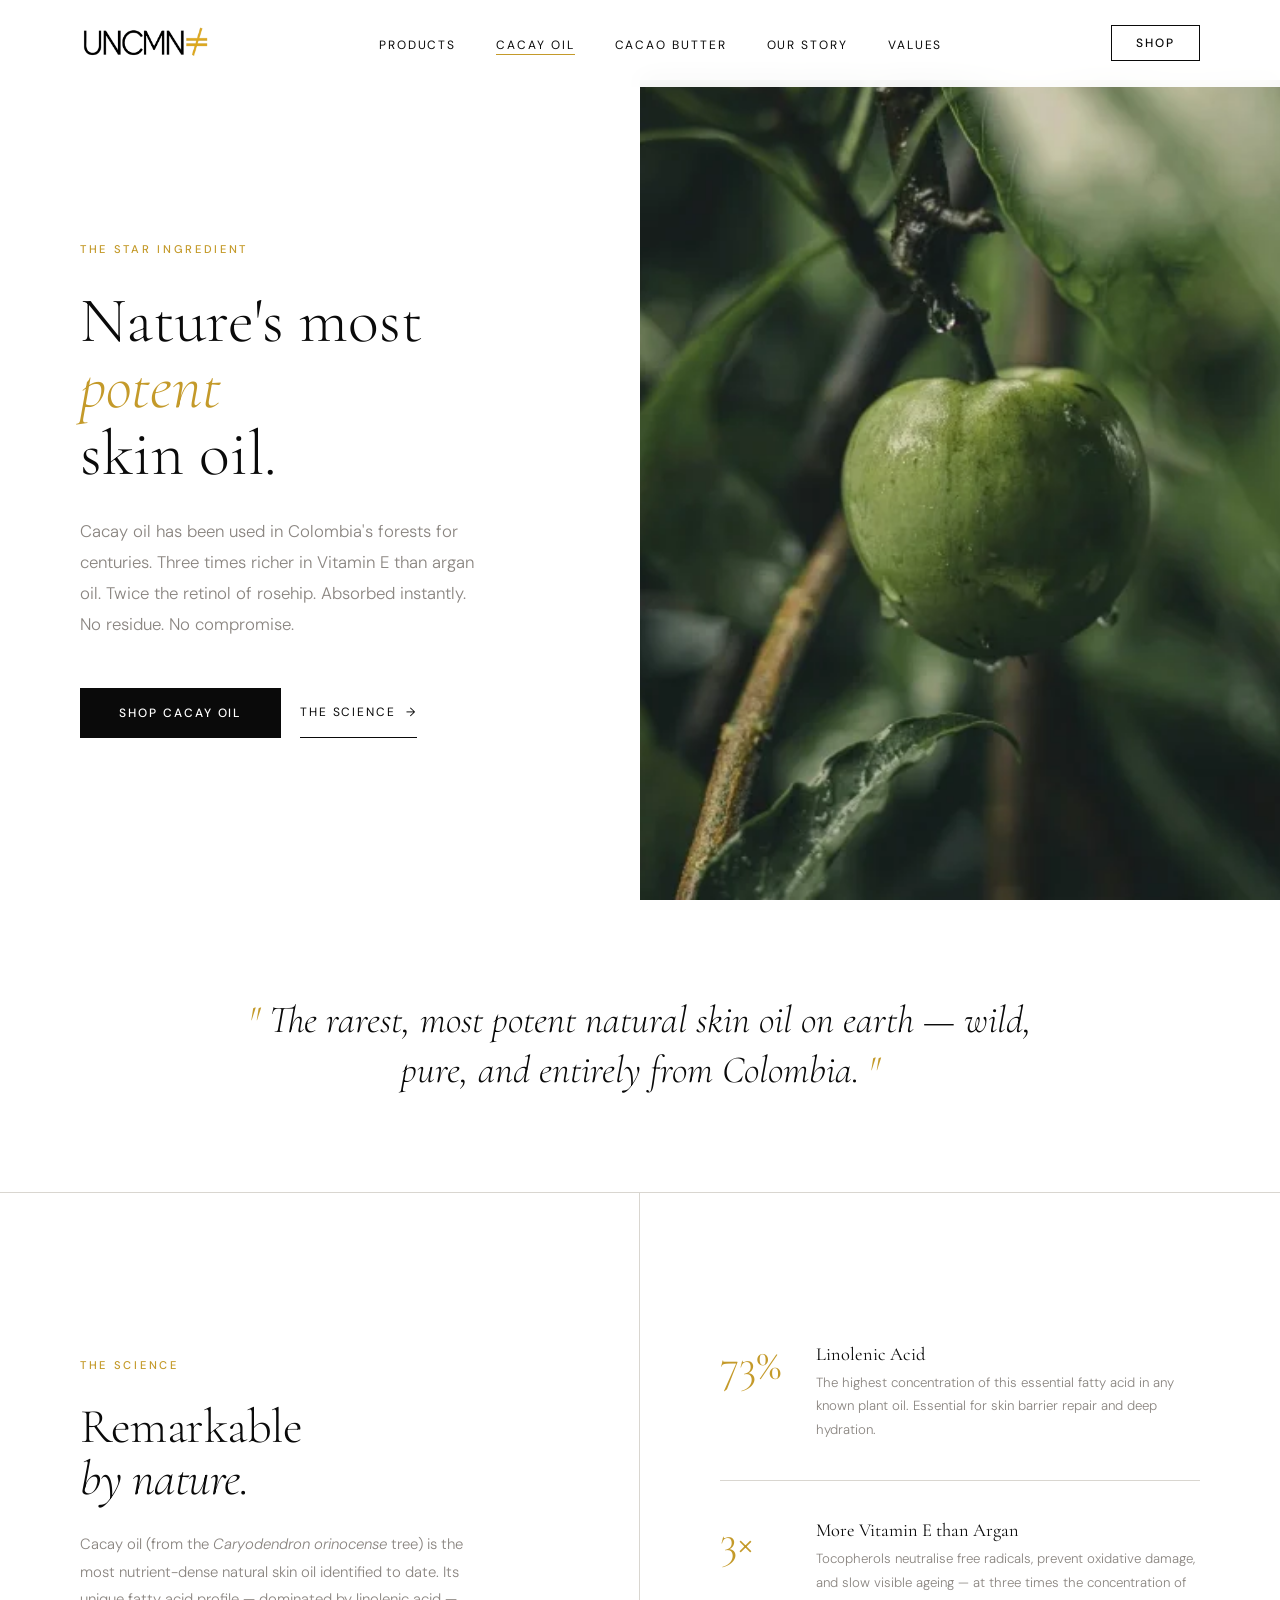
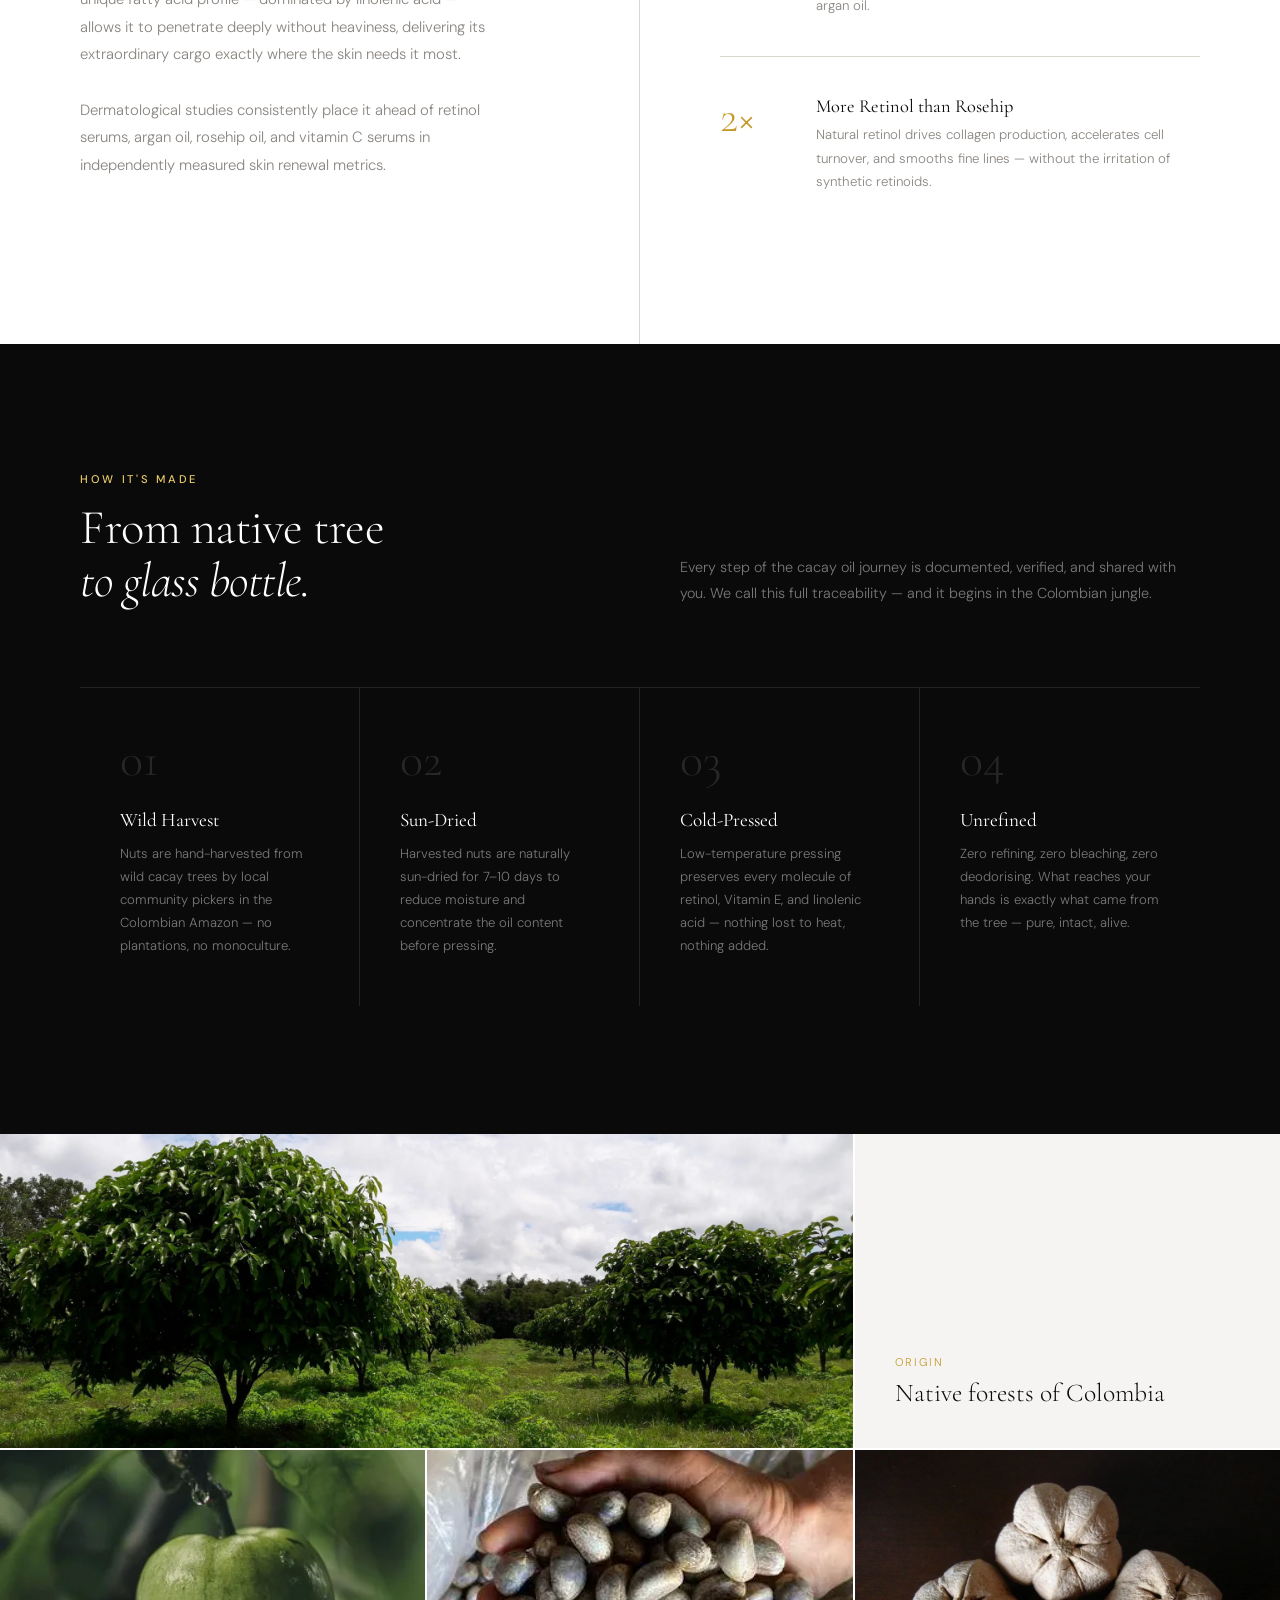
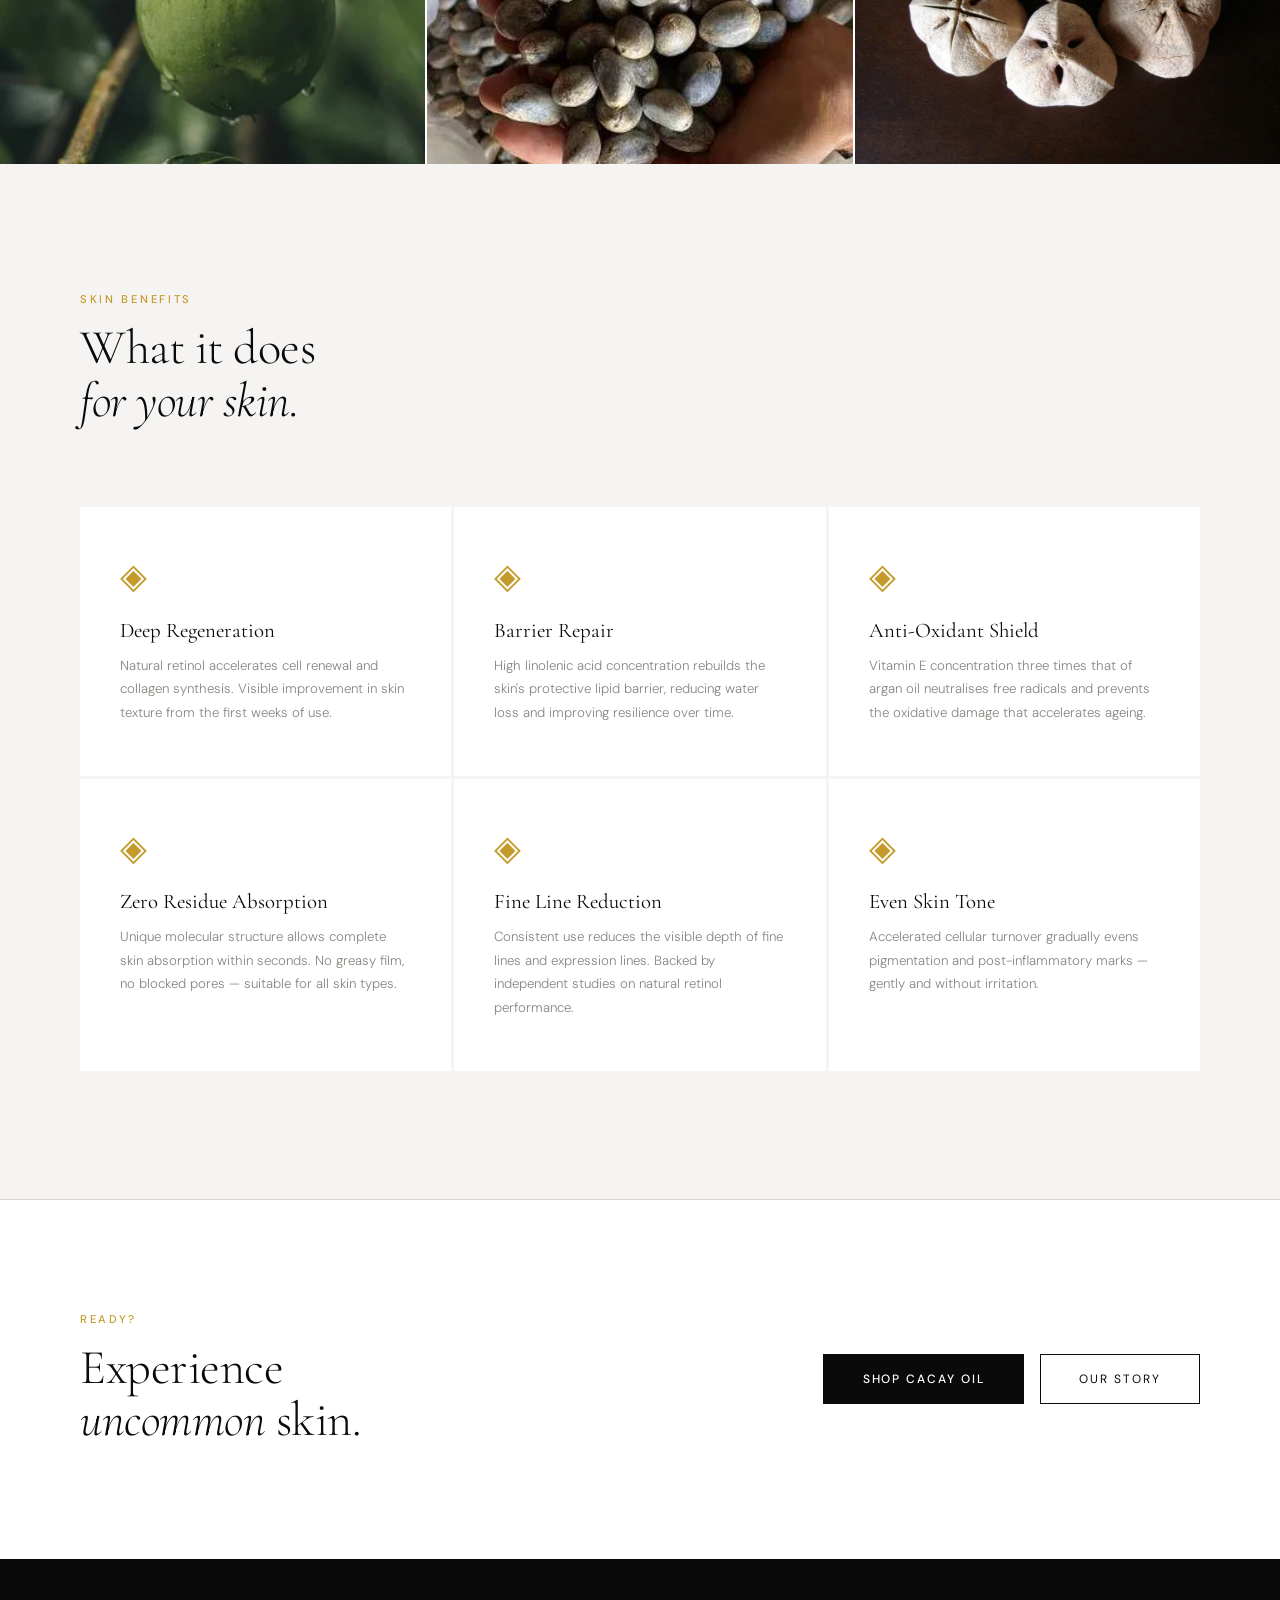
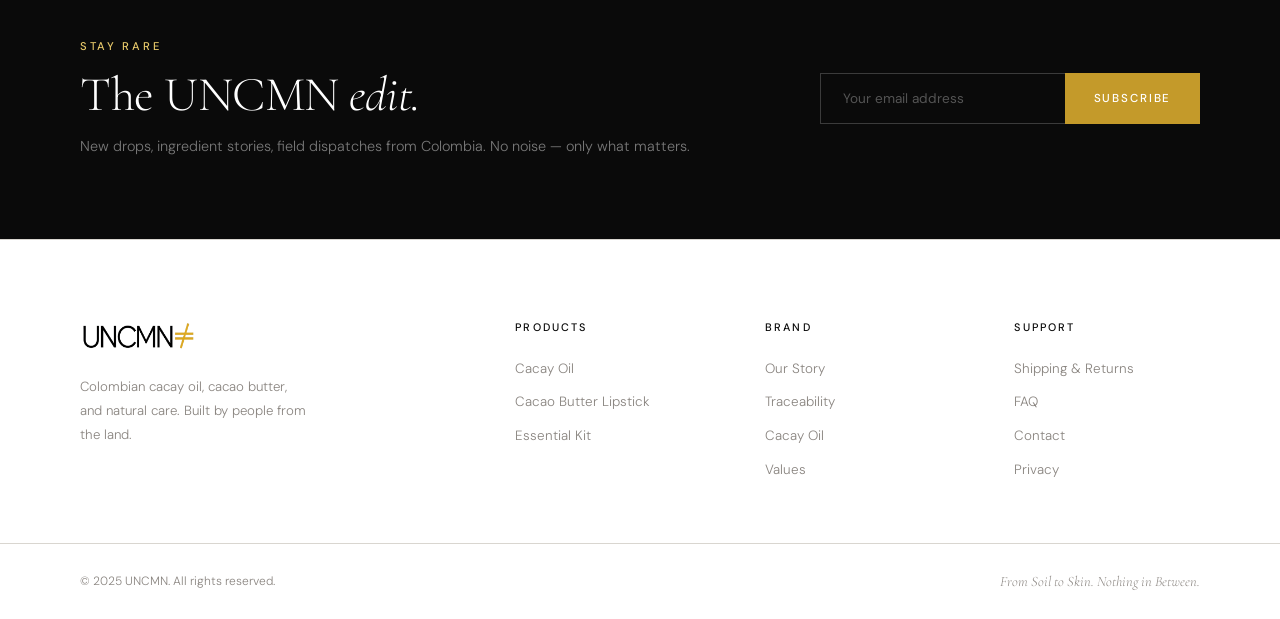
<file: cacay-oil.html>
<!DOCTYPE html>
<html lang="en">
<head>
  <meta charset="UTF-8" />
  <meta name="viewport" content="width=device-width, initial-scale=1.0" />
  <meta name="description" content="Cacay Oil by UNCMN — The world's most potent natural skin oil. Cold-pressed, wild-harvested from the Colombian Amazon. Rich in retinol, Vitamin E, and linolenic acid." />
  <title>Cacay Oil — UNCMN</title>
  <link rel="preconnect" href="https://fonts.googleapis.com" />
  <link rel="preconnect" href="https://fonts.gstatic.com" crossorigin />
  <link href="https://fonts.googleapis.com/css2?family=Cormorant+Garamond:ital,wght@0,300;0,400;0,500;1,300;1,400&family=DM+Sans:wght@300;400;500&display=swap" rel="stylesheet" />
  <link rel="icon" type="image/x-icon" href="images/favicon.ico" />
  <link rel="stylesheet" href="style.css" />

  <style>
    /* PAGE HERO */
    .page-hero {
      min-height: 100vh; padding-top: 80px;
      display: grid; grid-template-columns: 1fr 1fr;
      overflow: hidden;
    }
    .page-hero-content {
      display: flex; flex-direction: column; justify-content: center;
      padding: 5rem 4rem 5rem 5rem;
    }
    .page-hero-content .section-label {
      opacity: 0; transform: translateY(14px);
      animation: fadeUp 0.8s var(--ease) 0.2s forwards;
    }
    .page-hero-title {
      font-family: var(--font-display);
      font-size: clamp(3rem, 5vw, 5.6rem);
      font-weight: 300; line-height: 1.04;
      margin: 1rem 0 1.8rem;
      opacity: 0; transform: translateY(22px);
      animation: fadeUp 0.9s var(--ease) 0.36s forwards;
    }
    .page-hero-title em { font-style: italic; color: var(--gold); }
    .page-hero-lead {
      font-size: 1.05rem; font-weight: 300; line-height: 1.85;
      color: var(--grey-dk); max-width: 400px; margin-bottom: 3rem;
      opacity: 0; transform: translateY(18px);
      animation: fadeUp 0.9s var(--ease) 0.52s forwards;
    }
    .page-hero-actions {
      display: flex; gap: 1.2rem;
      opacity: 0; transform: translateY(14px);
      animation: fadeUp 0.9s var(--ease) 0.68s forwards;
    }
    .page-hero-img { position: relative; overflow: hidden; background: var(--grey); }
    .page-hero-img img {
      width: 100%; height: 100%; object-fit: cover;
      animation: heroScale 1.6s var(--ease) forwards;
    }
    @keyframes heroScale {
      from { transform: scale(1.08); }
      to   { transform: scale(1); }
    }

    /* INTRO PULL QUOTE */
    .pull-quote {
      padding: 6rem 5rem;
      display: flex; align-items: center; justify-content: center;
      border-bottom: 1px solid var(--grey-md);
    }
    .pull-quote blockquote {
      font-family: var(--font-display); font-size: clamp(1.8rem, 3vw, 2.8rem);
      font-weight: 300; font-style: italic; line-height: 1.3;
      text-align: center; max-width: 800px; color: var(--black);
    }
    .pull-quote blockquote::before { content: '"'; color: var(--gold); }
    .pull-quote blockquote::after  { content: '"'; color: var(--gold); }

    /* SCIENCE SECTION */
    .science {
      display: grid; grid-template-columns: 1fr 1fr;
      min-height: 70vh;
    }
    .science-content {
      display: flex; flex-direction: column; justify-content: center;
      padding: 7rem 5rem;
      border-right: 1px solid var(--grey-md);
    }
    .science-content .section-title { margin: 0.8rem 0 1.6rem; }
    .science-content .section-body  { max-width: 420px; }
    .science-stats {
      display: flex; flex-direction: column; justify-content: center;
      padding: 7rem 5rem; gap: 0;
    }
    .science-stat {
      padding: 2.4rem 0; border-bottom: 1px solid var(--grey-md);
      display: flex; align-items: flex-start; gap: 1.5rem;
    }
    .science-stat:last-child { border-bottom: none; }
    .sci-num {
      font-family: var(--font-display); font-size: 2.8rem; font-weight: 300;
      color: var(--gold); line-height: 1; min-width: 4.5rem;
    }
    .sci-text strong {
      display: block; font-family: var(--font-display); font-size: 1.15rem;
      font-weight: 400; margin-bottom: 0.35rem;
    }
    .sci-text span { font-size: 0.83rem; line-height: 1.7; color: var(--grey-dk); }

    /* HOW IT'S MADE */
    .process {
      background: var(--black); color: var(--white);
      padding: 8rem 5rem;
    }
    .process-header {
      display: grid; grid-template-columns: 1fr 1fr;
      gap: 5rem; align-items: end; margin-bottom: 5rem;
    }
    .process-header .section-label { color: var(--gold-lt); }
    .process-header .section-title { color: var(--white); margin-top: 0.8rem; }
    .process-header p { font-size: 0.9rem; line-height: 1.8; color: rgba(255,255,255,0.45); }
    .process-steps {
      display: grid; grid-template-columns: repeat(4, 1fr);
      gap: 0; border-top: 1px solid rgba(255,255,255,0.1);
    }
    .process-step {
      padding: 3rem 2.5rem;
      border-right: 1px solid rgba(255,255,255,0.1);
    }
    .process-step:last-child { border-right: none; }
    .step-num {
      font-family: var(--font-display); font-size: 3rem; font-weight: 300;
      color: rgba(255,255,255,0.12); line-height: 1; margin-bottom: 1.5rem;
    }
    .process-step h4 {
      font-family: var(--font-display); font-size: 1.2rem; font-weight: 400;
      color: var(--white); margin-bottom: 0.7rem;
    }
    .process-step p { font-size: 0.82rem; line-height: 1.75; color: rgba(255,255,255,0.45); }

    /* HARVEST GALLERY */
    .harvest-gallery {
      display: grid; grid-template-columns: 1fr 1fr 1fr;
      grid-template-rows: 1fr 1fr; height: 70vh; gap: 2px;
    }
    .harvest-gallery .gal-item { overflow: hidden; }
    .harvest-gallery .gal-item img { width: 100%; height: 100%; object-fit: cover; transition: transform 0.7s var(--ease); }
    .harvest-gallery .gal-item:hover img { transform: scale(1.05); }
    .harvest-gallery .gal-item.wide { grid-column: span 2; }
    .harvest-gallery .gal-caption {
      background: var(--grey); display: flex; flex-direction: column;
      align-items: flex-start; justify-content: flex-end; padding: 2.5rem;
    }
    .harvest-gallery .gal-caption span {
      font-size: 0.7rem; letter-spacing: 0.18em; text-transform: uppercase;
      color: var(--gold); margin-bottom: 0.5rem; display: block;
    }
    .harvest-gallery .gal-caption h3 {
      font-family: var(--font-display); font-size: 1.6rem; font-weight: 300;
    }

    /* BENEFITS */
    .benefits { padding: 8rem 5rem; background: var(--grey); }
    .benefits-header { max-width: 600px; margin-bottom: 5rem; }
    .benefits-header .section-title { margin-top: 0.8rem; }
    .benefits-grid { display: grid; grid-template-columns: repeat(3, 1fr); gap: 3px; }
    .benefit-card {
      background: var(--white); padding: 3rem 2.5rem;
      border-bottom: 3px solid transparent;
      transition: border-color 0.3s var(--ease);
    }
    .benefit-card:hover { border-color: var(--gold); }
    .benefit-icon {
      font-family: var(--font-display); font-size: 2.2rem;
      color: var(--gold); margin-bottom: 1.2rem; display: block;
    }
    .benefit-card h4 {
      font-family: var(--font-display); font-size: 1.3rem; font-weight: 400;
      margin-bottom: 0.7rem;
    }
    .benefit-card p { font-size: 0.83rem; line-height: 1.78; color: var(--grey-dk); }

    /* CTA STRIP */
    .cta-strip {
      padding: 7rem 5rem; display: flex;
      align-items: center; justify-content: space-between; gap: 4rem;
      border-top: 1px solid var(--grey-md);
    }
    .cta-strip-left .section-title { margin-top: 0.6rem; }
    .cta-strip-right { display: flex; gap: 1rem; }

    /* RESPONSIVE */
    @media (max-width: 1100px) {
      .page-hero    { grid-template-columns: 1fr; }
      .page-hero-content { padding: 4rem 3rem; }
      .page-hero-img { min-height: 55vw; }
      .pull-quote   { padding: 4rem 3rem; }
      .science      { grid-template-columns: 1fr; }
      .science-content, .science-stats { padding: 4rem 3rem; border: none; }
      .process      { padding: 5rem 3rem; }
      .process-header { grid-template-columns: 1fr; gap: 1.5rem; }
      .process-steps { grid-template-columns: 1fr 1fr; }
      .harvest-gallery { grid-template-columns: 1fr 1fr; height: auto; }
      .harvest-gallery .gal-item { aspect-ratio: 1; }
      .harvest-gallery .gal-item.wide { grid-column: span 2; aspect-ratio: 2; }
      .benefits     { padding: 5rem 3rem; }
      .benefits-grid { grid-template-columns: 1fr 1fr; }
      .cta-strip    { padding: 5rem 3rem; flex-direction: column; align-items: flex-start; }
    }
    @media (max-width: 768px) {
      .process-steps { grid-template-columns: 1fr; }
      .benefits-grid { grid-template-columns: 1fr; }
      .harvest-gallery { grid-template-columns: 1fr; }
      .harvest-gallery .gal-item.wide { grid-column: span 1; aspect-ratio: 1; }
    }
  </style>
</head>

<body>

  <!-- NAV -->
  <nav id="nav">
    <a href="index.html"><img src="images/Logo_no_background.png" alt="UNCMN" class="nav-logo" /></a>
    <ul class="nav-links">
      <li><a href="index.html#products">Products</a></li>
      <li><a href="cacay-oil.html">Cacay Oil</a></li>
      <li><a href="cacao-butter.html">Cacao Butter</a></li>
      <li><a href="about.html">Our Story</a></li>
      <li><a href="about.html#values">Values</a></li>
    </ul>
    <a href="index.html#products" class="nav-cta">Shop</a>
    <button class="nav-hamburger" aria-label="Toggle menu">
      <span></span><span></span><span></span>
    </button>
  </nav>
  <div class="nav-mobile">
    <a href="index.html">Home</a>
    <a href="index.html#products">Products</a>
    <a href="cacay-oil.html">Cacay Oil</a>
    <a href="cacao-butter.html">Cacao Butter</a>
    <a href="about.html">Our Story</a>
    <a href="about.html#values">Values</a>
  </div>

  <!-- PAGE HERO -->
  <section class="page-hero page-top">
    <div class="page-hero-content">
      <span class="section-label">The Star Ingredient</span>
      <h1 class="page-hero-title">
        Nature's most<br><em>potent</em><br>skin oil.
      </h1>
      <p class="page-hero-lead">
        Cacay oil has been used in Colombia's forests for centuries.
        Three times richer in Vitamin E than argan oil. Twice the retinol of rosehip.
        Absorbed instantly. No residue. No compromise.
      </p>
      <div class="page-hero-actions">
        <a href="index.html#products" class="btn-primary">Shop Cacay Oil</a>
        <a href="#science" class="btn-ghost">The science</a>
      </div>
    </div>
    <div class="page-hero-img">
      <img src="images/cacay tree fruit.png" alt="Fresh cacay fruit from Colombia" />
    </div>
  </section>

  <!-- PULL QUOTE -->
  <div class="pull-quote">
    <blockquote class="anim">
      The rarest, most potent natural skin oil on earth — wild, pure, and entirely from Colombia.
    </blockquote>
  </div>

  <!-- SCIENCE -->
  <section class="science" id="science">
    <div class="science-content">
      <span class="section-label anim">The Science</span>
      <h2 class="section-title anim anim-delay-1">
        Remarkable<br><em>by nature.</em>
      </h2>
      <p class="section-body anim anim-delay-2">
        Cacay oil (from the <em>Caryodendron orinocense</em> tree) is the most
        nutrient-dense natural skin oil identified to date. Its unique fatty acid
        profile — dominated by linolenic acid — allows it to penetrate deeply
        without heaviness, delivering its extraordinary cargo exactly where the
        skin needs it most.
        <br /><br />
        Dermatological studies consistently place it ahead of retinol serums,
        argan oil, rosehip oil, and vitamin C serums in independently measured
        skin renewal metrics.
      </p>
    </div>
    <div class="science-stats">
      <div class="science-stat anim">
        <div class="sci-num">73%</div>
        <div class="sci-text">
          <strong>Linolenic Acid</strong>
          <span>The highest concentration of this essential fatty acid in any known plant oil. Essential for skin barrier repair and deep hydration.</span>
        </div>
      </div>
      <div class="science-stat anim anim-delay-1">
        <div class="sci-num">3×</div>
        <div class="sci-text">
          <strong>More Vitamin E than Argan</strong>
          <span>Tocopherols neutralise free radicals, prevent oxidative damage, and slow visible ageing — at three times the concentration of argan oil.</span>
        </div>
      </div>
      <div class="science-stat anim anim-delay-2">
        <div class="sci-num">2×</div>
        <div class="sci-text">
          <strong>More Retinol than Rosehip</strong>
          <span>Natural retinol drives collagen production, accelerates cell turnover, and smooths fine lines — without the irritation of synthetic retinoids.</span>
        </div>
      </div>
    </div>
  </section>

  <!-- PROCESS -->
  <section class="process">
    <div class="process-header">
      <div>
        <span class="section-label anim">How It's Made</span>
        <h2 class="section-title anim anim-delay-1">
          From native tree<br><em>to glass bottle.</em>
        </h2>
      </div>
      <p class="anim anim-delay-2">
        Every step of the cacay oil journey is documented, verified, and shared
        with you. We call this full traceability — and it begins in the Colombian
        jungle.
      </p>
    </div>
    <div class="process-steps">
      <div class="process-step anim">
        <div class="step-num">01</div>
        <h4>Wild Harvest</h4>
        <p>Nuts are hand-harvested from wild cacay trees by local community pickers in the Colombian Amazon — no plantations, no monoculture.</p>
      </div>
      <div class="process-step anim anim-delay-1">
        <div class="step-num">02</div>
        <h4>Sun-Dried</h4>
        <p>Harvested nuts are naturally sun-dried for 7–10 days to reduce moisture and concentrate the oil content before pressing.</p>
      </div>
      <div class="process-step anim anim-delay-2">
        <div class="step-num">03</div>
        <h4>Cold-Pressed</h4>
        <p>Low-temperature pressing preserves every molecule of retinol, Vitamin E, and linolenic acid — nothing lost to heat, nothing added.</p>
      </div>
      <div class="process-step anim anim-delay-3">
        <div class="step-num">04</div>
        <h4>Unrefined</h4>
        <p>Zero refining, zero bleaching, zero deodorising. What reaches your hands is exactly what came from the tree — pure, intact, alive.</p>
      </div>
    </div>
  </section>

  <!-- HARVEST GALLERY -->
  <div class="harvest-gallery">
    <div class="gal-item wide">
      <img src="images/cacay_trees.webp" alt="Cacay trees in Colombia" />
    </div>
    <div class="gal-caption">
      <span>Origin</span>
      <h3>Native forests of Colombia</h3>
    </div>
    <div class="gal-item">
      <img src="images/cacay tree fruit.png" alt="Fresh cacay fruit on the branch" />
    </div>
    <div class="gal-item">
      <img src="images/cacay_seeds.png" alt="Cacay seeds" />
    </div>
    <div class="gal-item">
      <img src="images/cacay_dried_fruits.webp" alt="Dried cacay fruits" />
    </div>
  </div>

  <!-- BENEFITS -->
  <section class="benefits">
    <div class="benefits-header">
      <span class="section-label anim">Skin Benefits</span>
      <h2 class="section-title anim anim-delay-1">
        What it does<br><em>for your skin.</em>
      </h2>
    </div>
    <div class="benefits-grid">
      <div class="benefit-card anim">
        <span class="benefit-icon">◈</span>
        <h4>Deep Regeneration</h4>
        <p>Natural retinol accelerates cell renewal and collagen synthesis. Visible improvement in skin texture from the first weeks of use.</p>
      </div>
      <div class="benefit-card anim anim-delay-1">
        <span class="benefit-icon">◈</span>
        <h4>Barrier Repair</h4>
        <p>High linolenic acid concentration rebuilds the skin's protective lipid barrier, reducing water loss and improving resilience over time.</p>
      </div>
      <div class="benefit-card anim anim-delay-2">
        <span class="benefit-icon">◈</span>
        <h4>Anti-Oxidant Shield</h4>
        <p>Vitamin E concentration three times that of argan oil neutralises free radicals and prevents the oxidative damage that accelerates ageing.</p>
      </div>
      <div class="benefit-card anim anim-delay-1">
        <span class="benefit-icon">◈</span>
        <h4>Zero Residue Absorption</h4>
        <p>Unique molecular structure allows complete skin absorption within seconds. No greasy film, no blocked pores — suitable for all skin types.</p>
      </div>
      <div class="benefit-card anim anim-delay-2">
        <span class="benefit-icon">◈</span>
        <h4>Fine Line Reduction</h4>
        <p>Consistent use reduces the visible depth of fine lines and expression lines. Backed by independent studies on natural retinol performance.</p>
      </div>
      <div class="benefit-card anim anim-delay-3">
        <span class="benefit-icon">◈</span>
        <h4>Even Skin Tone</h4>
        <p>Accelerated cellular turnover gradually evens pigmentation and post-inflammatory marks — gently and without irritation.</p>
      </div>
    </div>
  </section>

  <!-- CTA STRIP -->
  <div class="cta-strip">
    <div class="cta-strip-left">
      <span class="section-label anim">Ready?</span>
      <h2 class="section-title anim anim-delay-1">
        Experience<br><em>uncommon</em> skin.
      </h2>
    </div>
    <div class="cta-strip-right anim anim-delay-2">
      <a href="index.html#products" class="btn-primary">Shop Cacay Oil</a>
      <a href="about.html" class="btn-outline">Our Story</a>
    </div>
  </div>

  <!-- NEWSLETTER -->
  <section class="newsletter">
    <div class="newsletter-left">
      <span class="section-label">Stay Rare</span>
      <h2 class="section-title">The UNCMN <em>edit.</em></h2>
      <p>New drops, ingredient stories, field dispatches from Colombia. No noise — only what matters.</p>
    </div>
    <form class="newsletter-form">
      <input type="email" placeholder="Your email address" required />
      <button type="submit">Subscribe</button>
    </form>
  </section>

  <!-- FOOTER -->
  <footer>
    <div class="footer-brand">
      <img src="images/Logo_no_background.png" alt="UNCMN" />
      <p>Colombian cacay oil, cacao butter, and natural care. Built by people from the land.</p>
    </div>
    <div class="footer-col">
      <h5>Products</h5>
      <ul>
        <li><a href="cacay-oil.html">Cacay Oil</a></li>
        <li><a href="cacao-butter.html">Cacao Butter Lipstick</a></li>
        <li><a href="index.html#products">Essential Kit</a></li>
      </ul>
    </div>
    <div class="footer-col">
      <h5>Brand</h5>
      <ul>
        <li><a href="about.html">Our Story</a></li>
        <li><a href="about.html#traceability">Traceability</a></li>
        <li><a href="cacay-oil.html">Cacay Oil</a></li>
        <li><a href="about.html#values">Values</a></li>
      </ul>
    </div>
    <div class="footer-col">
      <h5>Support</h5>
      <ul>
        <li><a href="#">Shipping & Returns</a></li>
        <li><a href="#">FAQ</a></li>
        <li><a href="#">Contact</a></li>
        <li><a href="#">Privacy</a></li>
      </ul>
    </div>
  </footer>
  <div class="footer-bottom">
    <p>© 2025 UNCMN. All rights reserved.</p>
    <span class="slogan">From Soil to Skin. Nothing in Between.</span>
  </div>

  <script src="main.js"></script>
</body>
</html>
</file>
<file: style.css>
/* ═══════════════════════════════════════════════════
   UNCMN — Shared Stylesheet
   From Soil to Skin. Nothing in Between.
═══════════════════════════════════════════════════ */

/* ── TOKENS ──────────────────────────────────────── */
:root {
  --white:    #FFFFFF;
  --black:    #0A0A0A;
  --gold:     #C49A2A;
  --gold-lt:  #E8C96A;
  --grey:     #F5F4F2;
  --grey-md:  #D9D6D0;
  --grey-dk:  #8A8580;
  --ease:     cubic-bezier(0.25, 0.46, 0.45, 0.94);
  --font-display: 'Cormorant Garamond', Georgia, serif;
  --font-body:    'DM Sans', sans-serif;
}

/* ── RESET ───────────────────────────────────────── */
*, *::before, *::after { box-sizing: border-box; margin: 0; padding: 0; }
html  { scroll-behavior: smooth; font-size: 16px; }
body  { background: var(--white); color: var(--black); font-family: var(--font-body); font-weight: 300; overflow-x: hidden; }
img   { display: block; max-width: 100%; }
a     { color: inherit; text-decoration: none; }
ul    { list-style: none; }

/* ── SCROLLBAR ───────────────────────────────────── */
::-webkit-scrollbar       { width: 4px; }
::-webkit-scrollbar-track { background: var(--white); }
::-webkit-scrollbar-thumb { background: var(--gold); }

/* ── UTILITY ─────────────────────────────────────── */
.sr-only { position: absolute; width: 1px; height: 1px; padding: 0; margin: -1px; overflow: hidden; clip: rect(0,0,0,0); white-space: nowrap; border: 0; }

/* ══════════════════════════════════════════════════
   NAV
══════════════════════════════════════════════════ */
nav {
  position: fixed; top: 0; left: 0; right: 0; z-index: 100;
  display: flex; align-items: center; justify-content: space-between;
  padding: 1.5rem 5rem;
  background: rgba(255,255,255,0.92);
  backdrop-filter: blur(12px);
  -webkit-backdrop-filter: blur(12px);
  border-bottom: 1px solid transparent;
  transition: border-color 0.3s var(--ease), padding 0.3s var(--ease);
}
nav.scrolled {
  border-color: var(--grey-md);
  padding: 1rem 5rem;
}
.nav-logo  { height: 38px; width: auto; }
.nav-links { display: flex; gap: 2.5rem; align-items: center; }
.nav-links a {
  font-size: 0.75rem; font-weight: 400; letter-spacing: 0.16em;
  text-transform: uppercase; color: var(--black);
  position: relative; padding-bottom: 2px;
}
.nav-links a::after {
  content: ''; position: absolute; bottom: 0; left: 0;
  width: 0; height: 1px; background: var(--gold);
  transition: width 0.3s var(--ease);
}
.nav-links a:hover::after,
.nav-links a.active::after { width: 100%; }
.nav-links a.active { color: var(--black); }
.nav-cta {
  font-size: 0.75rem; font-weight: 500; letter-spacing: 0.16em;
  text-transform: uppercase; border: 1px solid var(--black);
  padding: 0.55rem 1.5rem;
  transition: background 0.25s var(--ease), color 0.25s var(--ease);
}
.nav-cta:hover { background: var(--black); color: var(--white); }
.nav-hamburger {
  display: none; flex-direction: column; gap: 5px;
  cursor: pointer; width: 24px; padding: 4px 0; background: none; border: none;
}
.nav-hamburger span { display: block; width: 100%; height: 2px; background: var(--gold); transition: all 0.3s var(--ease); }
.nav-hamburger.open span:nth-child(1) { transform: translateY(6px) rotate(45deg); }
.nav-hamburger.open span:nth-child(2) { opacity: 0; }
.nav-hamburger.open span:nth-child(3) { transform: translateY(-6px) rotate(-45deg); }

/* Mobile menu */
.nav-mobile {
  display: none; position: fixed; top: 0; left: 0; right: 0; bottom: 0;
  background: var(--white); z-index: 99; flex-direction: column;
  align-items: center; justify-content: center; gap: 2.5rem;
  opacity: 0; pointer-events: none; transition: opacity 0.3s var(--ease);
}
.nav-mobile.open { opacity: 1; pointer-events: all; }
.nav-mobile a {
  font-family: var(--font-display); font-size: 2.4rem; font-weight: 300;
  color: var(--black); letter-spacing: 0.02em;
}
.nav-mobile a:hover { color: var(--gold); }

/* ══════════════════════════════════════════════════
   PAGE WRAPPER
══════════════════════════════════════════════════ */
.page-top { padding-top: 80px; }

/* ══════════════════════════════════════════════════
   SHARED TYPOGRAPHY HELPERS
══════════════════════════════════════════════════ */
.section-label {
  font-family: var(--font-body); font-size: 0.7rem; font-weight: 500;
  letter-spacing: 0.24em; text-transform: uppercase; color: var(--gold);
  margin-bottom: 1rem; display: block;
}
.section-title {
  font-family: var(--font-display); font-size: clamp(2rem, 3.8vw, 3.6rem);
  font-weight: 300; line-height: 1.08; letter-spacing: -0.01em;
}
.section-title em { font-style: italic; }
.section-body {
  font-size: 0.93rem; font-weight: 300; line-height: 1.85; color: var(--grey-dk);
}

/* ══════════════════════════════════════════════════
   SHARED BUTTONS
══════════════════════════════════════════════════ */
.btn-primary {
  font-family: var(--font-body); font-size: 0.75rem; font-weight: 500;
  letter-spacing: 0.16em; text-transform: uppercase;
  background: var(--black); color: var(--white);
  padding: 1rem 2.4rem; border: 1px solid var(--black);
  cursor: pointer; display: inline-block;
  transition: background 0.25s var(--ease), color 0.25s var(--ease);
}
.btn-primary:hover { background: transparent; color: var(--black); }

.btn-outline {
  font-family: var(--font-body); font-size: 0.75rem; font-weight: 400;
  letter-spacing: 0.16em; text-transform: uppercase;
  border: 1px solid var(--black); color: var(--black);
  padding: 1rem 2.4rem; display: inline-block;
  transition: background 0.25s var(--ease), color 0.25s var(--ease);
}
.btn-outline:hover { background: var(--black); color: var(--white); }

.btn-ghost {
  font-family: var(--font-body); font-size: 0.75rem; font-weight: 400;
  letter-spacing: 0.16em; text-transform: uppercase; color: var(--black);
  display: inline-flex; align-items: center; gap: 0.6rem;
  border-bottom: 1px solid var(--black); padding-bottom: 2px;
  transition: gap 0.25s var(--ease);
}
.btn-ghost::after { content: '→'; }
.btn-ghost:hover  { gap: 1rem; }

/* ══════════════════════════════════════════════════
   MARQUEE
══════════════════════════════════════════════════ */
.marquee-wrap {
  overflow: hidden;
  border-top: 1px solid var(--grey-md);
  border-bottom: 1px solid var(--grey-md);
  padding: 1rem 0; background: var(--white);
}
.marquee-track {
  display: flex; white-space: nowrap;
  animation: marquee 32s linear infinite;
}
.marquee-track span {
  font-family: var(--font-display); font-size: 0.82rem; font-weight: 300;
  letter-spacing: 0.2em; text-transform: uppercase; color: var(--grey-dk);
  padding: 0 2rem;
}
.marquee-track .dot { color: var(--gold); padding: 0 0.5rem; }

/* ══════════════════════════════════════════════════
   STATS ROW
══════════════════════════════════════════════════ */
.stats-row {
  display: grid; grid-template-columns: repeat(4, 1fr);
  border-top: 1px solid var(--grey-md);
  border-bottom: 1px solid var(--grey-md);
}
.stat-cell {
  padding: 3.5rem 3rem;
  border-right: 1px solid var(--grey-md);
}
.stat-cell:last-child { border-right: none; }
.stat-num {
  font-family: var(--font-display); font-size: 3.4rem;
  font-weight: 300; line-height: 1; color: var(--black); margin-bottom: 0.5rem;
}
.stat-num span { color: var(--gold); }
.stat-label {
  font-size: 0.76rem; letter-spacing: 0.12em; text-transform: uppercase;
  color: var(--grey-dk); line-height: 1.55;
}

/* ══════════════════════════════════════════════════
   NEWSLETTER
══════════════════════════════════════════════════ */
.newsletter {
  padding: 5rem 5rem; background: var(--black); color: var(--white);
  display: flex; align-items: center; justify-content: space-between; gap: 4rem;
}
.newsletter-left .section-label { color: var(--gold-lt); }
.newsletter-left .section-title { color: var(--white); margin-bottom: 0.8rem; }
.newsletter-left p { font-size: 0.9rem; color: rgba(255,255,255,0.45); line-height: 1.75; margin-top: 0.5rem; }
.newsletter-form { display: flex; min-width: 380px; }
.newsletter-form input {
  flex: 1; background: transparent;
  border: 1px solid rgba(255,255,255,0.2); border-right: none;
  color: var(--white); padding: 1rem 1.4rem;
  font-family: var(--font-body); font-size: 0.85rem; outline: none;
  transition: border-color 0.25s var(--ease);
}
.newsletter-form input::placeholder { color: rgba(255,255,255,0.3); }
.newsletter-form input:focus { border-color: var(--gold); }
.newsletter-form button {
  background: var(--gold); border: none; color: var(--white);
  padding: 1rem 1.8rem; font-family: var(--font-body);
  font-size: 0.72rem; font-weight: 500; letter-spacing: 0.16em;
  text-transform: uppercase; cursor: pointer;
  transition: background 0.25s var(--ease);
}
.newsletter-form button:hover { background: var(--gold-lt); }

/* ══════════════════════════════════════════════════
   FOOTER
══════════════════════════════════════════════════ */
footer {
  padding: 5rem 5rem 0;
  display: grid; grid-template-columns: 2fr 1fr 1fr 1fr; gap: 4rem;
  border-top: 1px solid var(--grey-md);
}
.footer-brand img   { height: 34px; margin-bottom: 1.3rem; }
.footer-brand p     { font-size: 0.83rem; line-height: 1.8; color: var(--grey-dk); max-width: 230px; margin-bottom: 1.6rem; }
.footer-social      { display: flex; gap: 0.7rem; }
.social-icon {
  width: 34px; height: 34px; border: 1px solid var(--grey-md);
  display: flex; align-items: center; justify-content: center;
  font-size: 0.68rem; font-weight: 500;
  transition: background 0.25s, border-color 0.25s, color 0.25s;
}
.social-icon:hover { background: var(--black); border-color: var(--black); color: var(--white); }
.footer-col h5 {
  font-size: 0.68rem; font-weight: 500; letter-spacing: 0.2em;
  text-transform: uppercase; margin-bottom: 1.4rem;
}
.footer-col ul  { display: flex; flex-direction: column; gap: 0.8rem; }
.footer-col a   { font-size: 0.84rem; color: var(--grey-dk); transition: color 0.2s; }
.footer-col a:hover { color: var(--black); }
.footer-bottom {
  margin-top: 4rem; padding: 1.8rem 5rem;
  border-top: 1px solid var(--grey-md);
  display: flex; justify-content: space-between; align-items: center;
}
.footer-bottom p       { font-size: 0.75rem; color: var(--grey-dk); }
.footer-bottom .slogan { font-family: var(--font-display); font-style: italic; font-size: 0.9rem; color: var(--grey-dk); }

/* ══════════════════════════════════════════════════
   ANIMATE ON SCROLL
══════════════════════════════════════════════════ */
.anim {
  opacity: 0; transform: translateY(28px);
  transition: opacity 0.85s var(--ease), transform 0.85s var(--ease);
}
.anim.visible           { opacity: 1; transform: translateY(0); }
.anim-delay-1           { transition-delay: 0.14s; }
.anim-delay-2           { transition-delay: 0.26s; }
.anim-delay-3           { transition-delay: 0.40s; }

/* ══════════════════════════════════════════════════
   KEYFRAMES
══════════════════════════════════════════════════ */
@keyframes marquee {
  from { transform: translateX(0); }
  to   { transform: translateX(-50%); }
}
@keyframes fadeUp {
  to { opacity: 1; transform: translateY(0); }
}

/* ══════════════════════════════════════════════════
   RESPONSIVE
══════════════════════════════════════════════════ */
@media (max-width: 1100px) {
  nav, nav.scrolled { padding-left: 2.5rem; padding-right: 2.5rem; }
  .stats-row { grid-template-columns: 1fr 1fr; }
  .stat-cell:nth-child(2) { border-right: none; }
  .newsletter { flex-direction: column; padding: 5rem 3rem; }
  .newsletter-form { min-width: 0; width: 100%; }
  footer { grid-template-columns: 1fr 1fr; padding: 4rem 3rem 0; }
  .footer-bottom { padding: 1.5rem 3rem; flex-direction: column; gap: 0.5rem; text-align: center; }
}
@media (max-width: 768px) {
  nav, nav.scrolled { padding-left: 1.5rem; padding-right: 1.5rem; }
  .nav-links, .nav-cta { display: none; }
  .nav-hamburger       { display: flex; }
  .nav-mobile          { display: flex; }
  .stats-row           { grid-template-columns: 1fr 1fr; }
  .stat-cell           { padding: 2rem 1.5rem; }
  footer               { grid-template-columns: 1fr 1fr; padding: 3rem 1.5rem 0; gap: 2rem; }
  .footer-brand        { grid-column: 1 / -1; }
  .footer-bottom       { padding: 1.5rem; }
}
</file>
